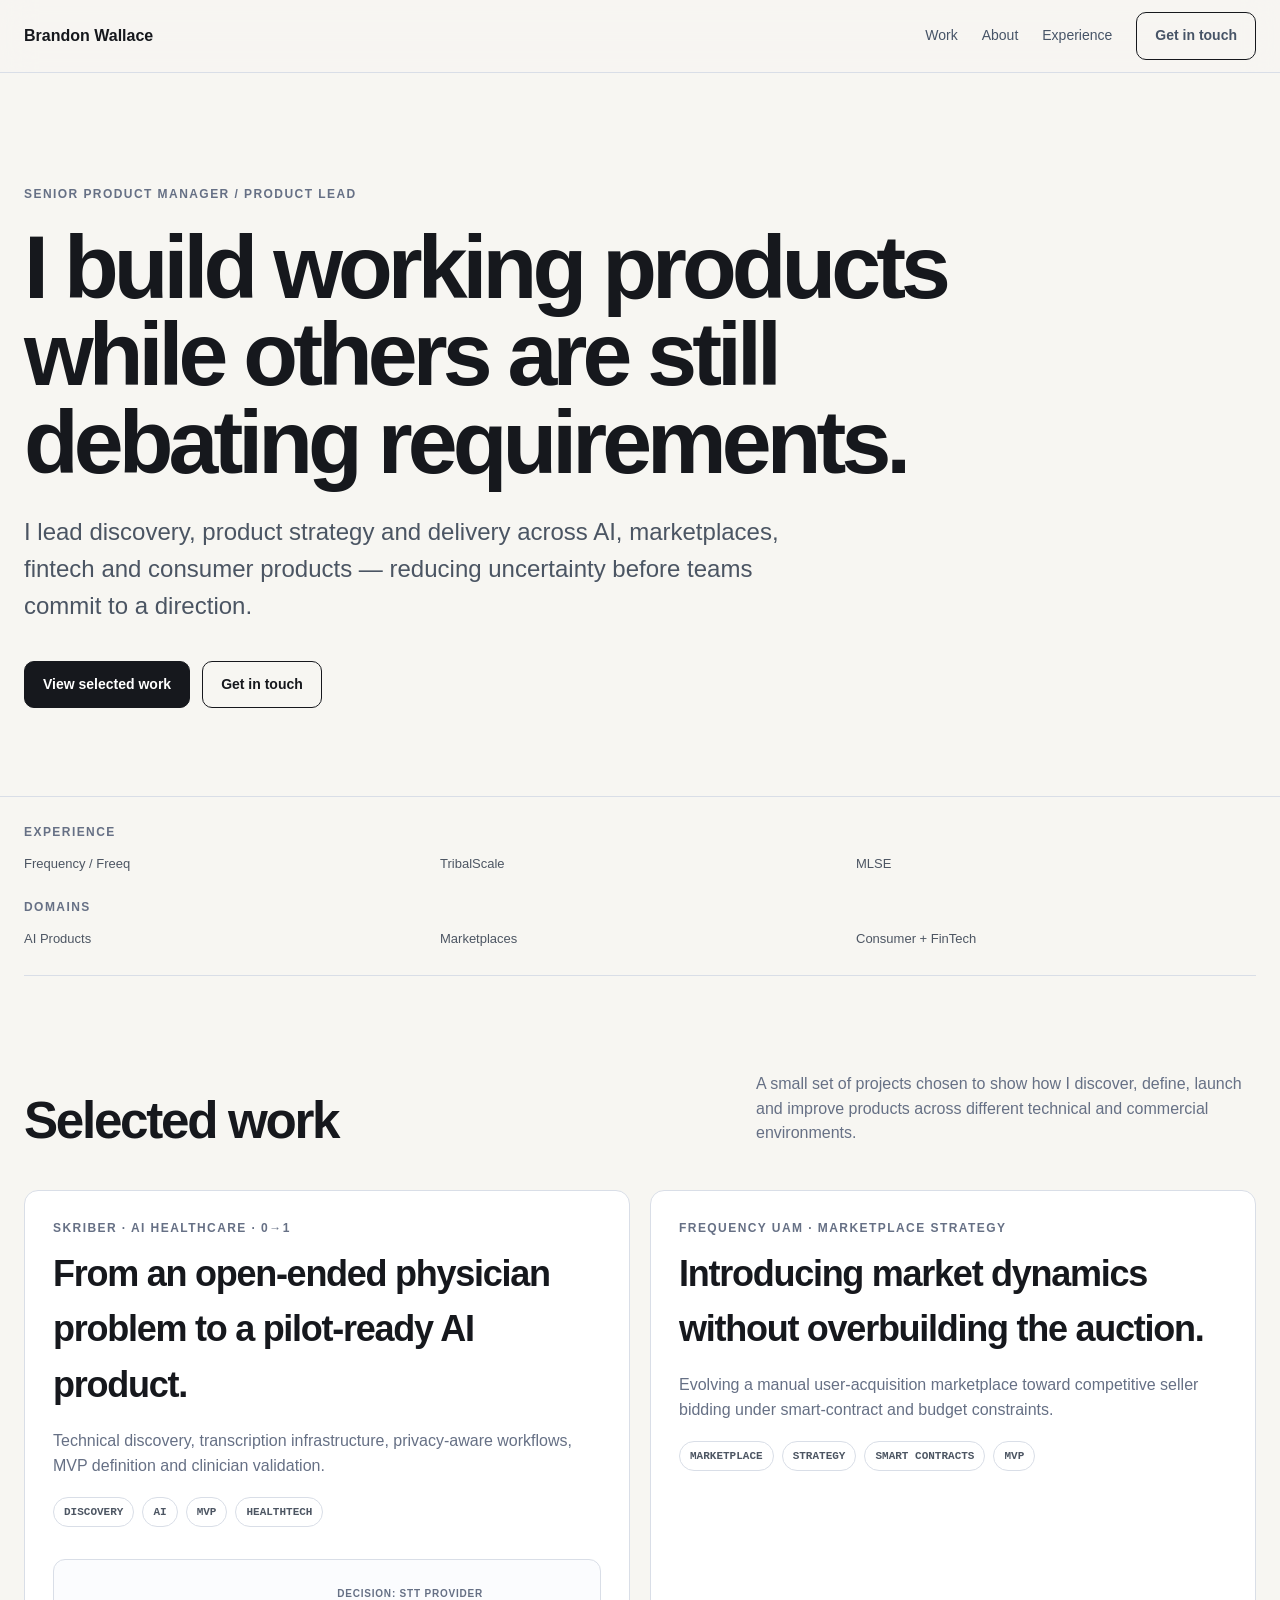
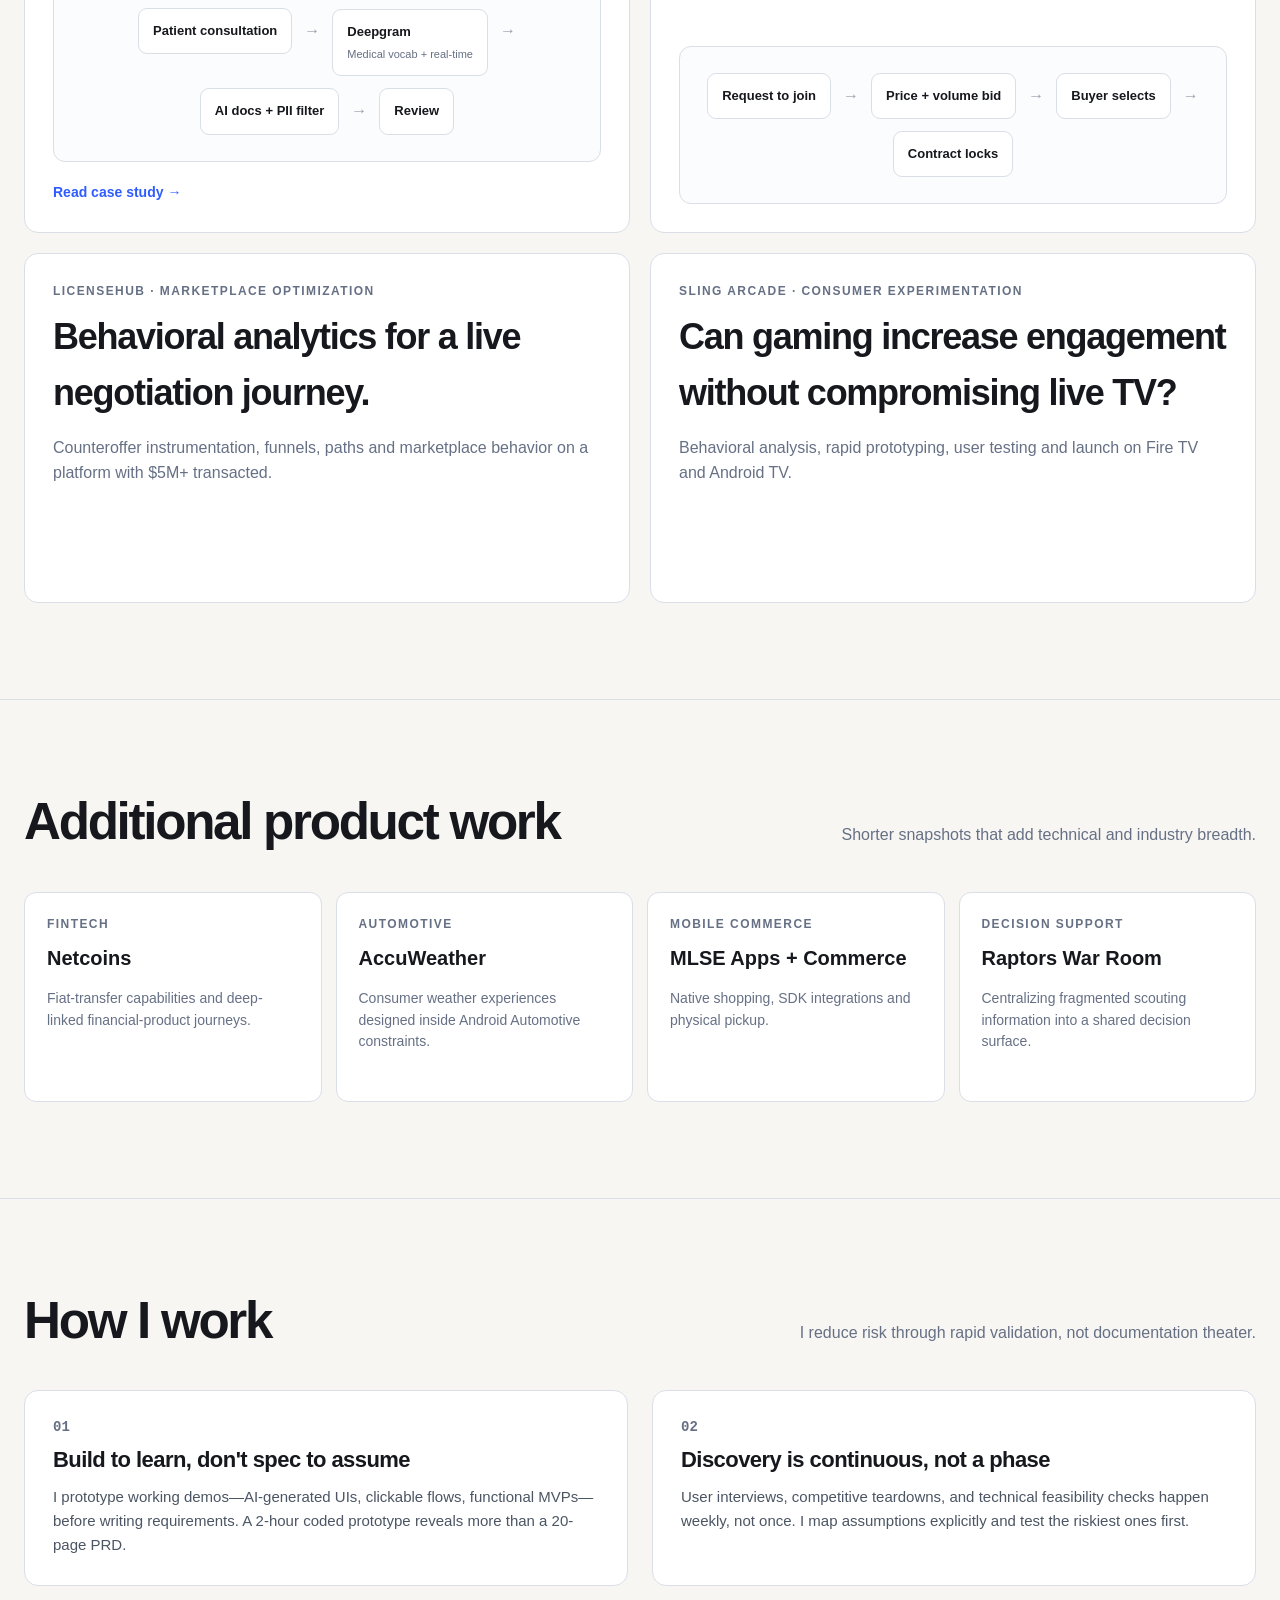
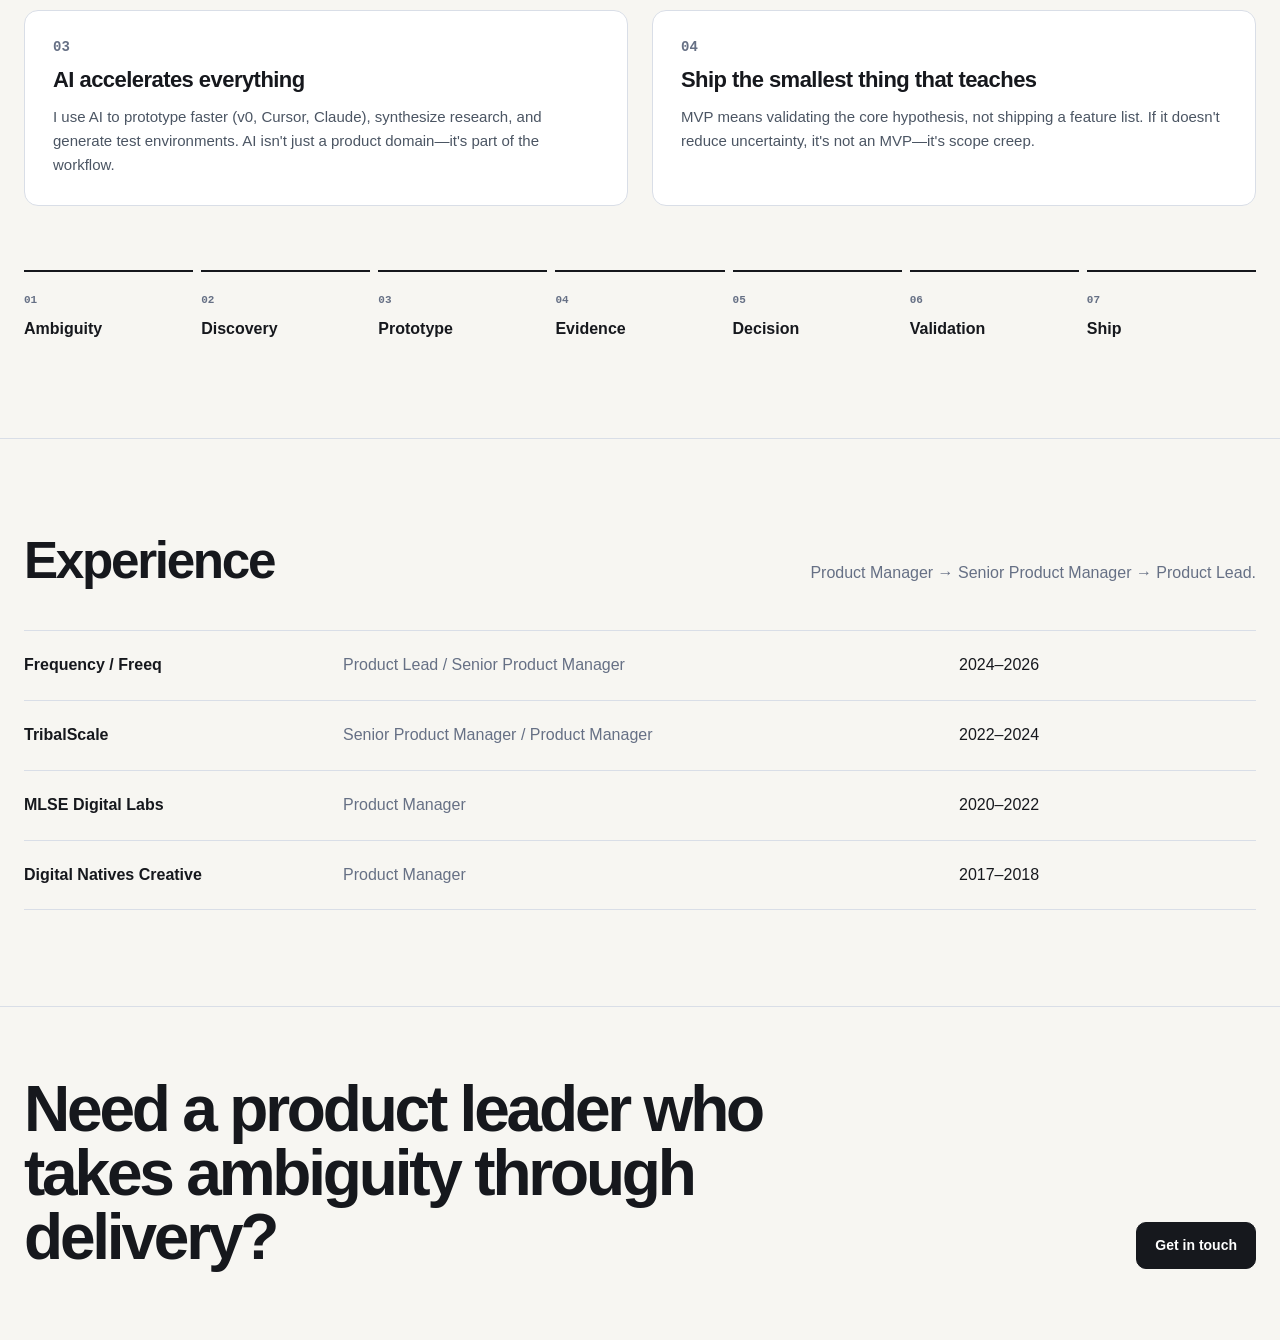
<file: index.html>
<!doctype html><html lang="en"><head><meta charset="utf-8"><meta name="viewport" content="width=device-width,initial-scale=1"><title>Brandon Wallace — Product Leader</title><link rel="stylesheet" href="styles-v3.css"></head><body>
<nav class="nav"><div class="container nav-inner"><a class="brand" href="index-v3.html">Brandon Wallace</a><div class="nav-links"><a href="#work">Work</a><a href="#about">About</a><a href="#experience">Experience</a><a class="button" href="#contact">Get in touch</a></div></div></nav>
<header class="hero"><div class="container"><div class="kicker">Senior Product Manager / Product Lead</div><h1>I build working products while others are still debating requirements.</h1><p class="lede">I lead discovery, product strategy and delivery across AI, marketplaces, fintech and consumer products — reducing uncertainty before teams commit to a direction.</p><div class="actions"><a class="button primary" href="#work">View selected work</a><a class="button" href="mailto:bran.wall14@gmail.com">Get in touch</a></div></div></header>
<div class="container cred-section"><div class="eyebrow">Experience</div><div class="cred"><span>Frequency / Freeq</span><span>TribalScale</span><span>MLSE</span></div><div class="eyebrow" style="margin-top:24px">Domains</div><div class="cred"><span>AI Products</span><span>Marketplaces</span><span>Consumer + FinTech</span></div></div>
<section class="section" id="work"><div class="container"><div class="section-head"><h2>Selected work</h2><p>A small set of projects chosen to show how I discover, define, launch and improve products across different technical and commercial environments.</p></div>
<div class="grid-2">
<article class="project-card"><div><div class="eyebrow">Skriber · AI Healthcare · 0→1</div><h3>From an open-ended physician problem to a pilot-ready AI product.</h3><p>Technical discovery, transcription infrastructure, privacy-aware workflows, MVP definition and clinician validation.</p><div class="tags"><span class="tag">Discovery</span><span class="tag">AI</span><span class="tag">MVP</span><span class="tag">HealthTech</span></div></div><div><div class="visual"><div class="flow"><div class="node">Patient consultation</div><div class="arrow">→</div><div class="node-branch"><div class="branch-label">Decision: STT provider</div><div class="node">Deepgram<br><small>Medical vocab + real-time</small></div></div><div class="arrow">→</div><div class="node">AI docs + PII filter</div><div class="arrow">→</div><div class="node">Review</div></div></div><a class="card-link" href="work/skriber-v2.html">Read case study →</a></div></article>
<article class="project-card"><div><div class="eyebrow">Frequency UAM · Marketplace Strategy</div><h3>Introducing market dynamics without overbuilding the auction.</h3><p>Evolving a manual user-acquisition marketplace toward competitive seller bidding under smart-contract and budget constraints.</p><div class="tags"><span class="tag">Marketplace</span><span class="tag">Strategy</span><span class="tag">Smart Contracts</span><span class="tag">MVP</span></div></div><div><div class="visual"><div class="flow"><div class="node">Request to join</div><div class="arrow">→</div><div class="node">Price + volume bid</div><div class="arrow">→</div><div class="node">Buyer selects</div><div class="arrow">→</div><div class="node">Contract locks</div></div></div></div></article>
</div>
<div class="grid-2" style="margin-top:20px"><article class="project-card small"><div><div class="eyebrow">LicenseHub · Marketplace Optimization</div><h3>Behavioral analytics for a live negotiation journey.</h3><p>Counteroffer instrumentation, funnels, paths and marketplace behavior on a platform with $5M+ transacted.</p></div></article><article class="project-card small"><div><div class="eyebrow">Sling Arcade · Consumer Experimentation</div><h3>Can gaming increase engagement without compromising live TV?</h3><p>Behavioral analysis, rapid prototyping, user testing and launch on Fire TV and Android TV.</p></div></article></div>
</div></section>
<section class="section"><div class="container"><div class="section-head"><h2>Additional product work</h2><p>Shorter snapshots that add technical and industry breadth.</p></div><div class="snapshots"><div class="snapshot"><div class="eyebrow">FinTech</div><h4>Netcoins</h4><p>Fiat-transfer capabilities and deep-linked financial-product journeys.</p></div><div class="snapshot"><div class="eyebrow">Automotive</div><h4>AccuWeather</h4><p>Consumer weather experiences designed inside Android Automotive constraints.</p></div><div class="snapshot"><div class="eyebrow">Mobile Commerce</div><h4>MLSE Apps + Commerce</h4><p>Native shopping, SDK integrations and physical pickup.</p></div><div class="snapshot"><div class="eyebrow">Decision Support</div><h4>Raptors War Room</h4><p>Centralizing fragmented scouting information into a shared decision surface.</p></div></div></div></section>
<section class="section" id="about"><div class="container"><div class="section-head"><h2>How I work</h2><p>I reduce risk through rapid validation, not documentation theater.</p></div>
<div class="principles-grid"><div class="principle"><div class="principle-number">01</div><h3>Build to learn, don't spec to assume</h3><p>I prototype working demos—AI-generated UIs, clickable flows, functional MVPs—before writing requirements. A 2-hour coded prototype reveals more than a 20-page PRD.</p></div><div class="principle"><div class="principle-number">02</div><h3>Discovery is continuous, not a phase</h3><p>User interviews, competitive teardowns, and technical feasibility checks happen weekly, not once. I map assumptions explicitly and test the riskiest ones first.</p></div><div class="principle"><div class="principle-number">03</div><h3>AI accelerates everything</h3><p>I use AI to prototype faster (v0, Cursor, Claude), synthesize research, and generate test environments. AI isn't just a product domain—it's part of the workflow.</p></div><div class="principle"><div class="principle-number">04</div><h3>Ship the smallest thing that teaches</h3><p>MVP means validating the core hypothesis, not shipping a feature list. If it doesn't reduce uncertainty, it's not an MVP—it's scope creep.</p></div></div>
<div class="process"><div class="step"><span>01</span><strong>Ambiguity</strong></div><div class="step"><span>02</span><strong>Discovery</strong></div><div class="step"><span>03</span><strong>Prototype</strong></div><div class="step"><span>04</span><strong>Evidence</strong></div><div class="step"><span>05</span><strong>Decision</strong></div><div class="step"><span>06</span><strong>Validation</strong></div><div class="step"><span>07</span><strong>Ship</strong></div></div></div></section>
<section class="section" id="experience"><div class="container"><div class="section-head"><h2>Experience</h2><p>Product Manager → Senior Product Manager → Product Lead.</p></div><div class="timeline"><div class="role"><strong>Frequency / Freeq</strong><p>Product Lead / Senior Product Manager</p><span>2024–2026</span></div><div class="role"><strong>TribalScale</strong><p>Senior Product Manager / Product Manager</p><span>2022–2024</span></div><div class="role"><strong>MLSE Digital Labs</strong><p>Product Manager</p><span>2020–2022</span></div><div class="role"><strong>Digital Natives Creative</strong><p>Product Manager</p><span>2017–2018</span></div></div></div></section>
<footer class="footer" id="contact"><div class="container footer-cta"><h2>Need a product leader who takes ambiguity through delivery?</h2><a class="button primary" href="mailto:bran.wall14@gmail.com">Get in touch</a></div></footer>
</body></html>
</file>
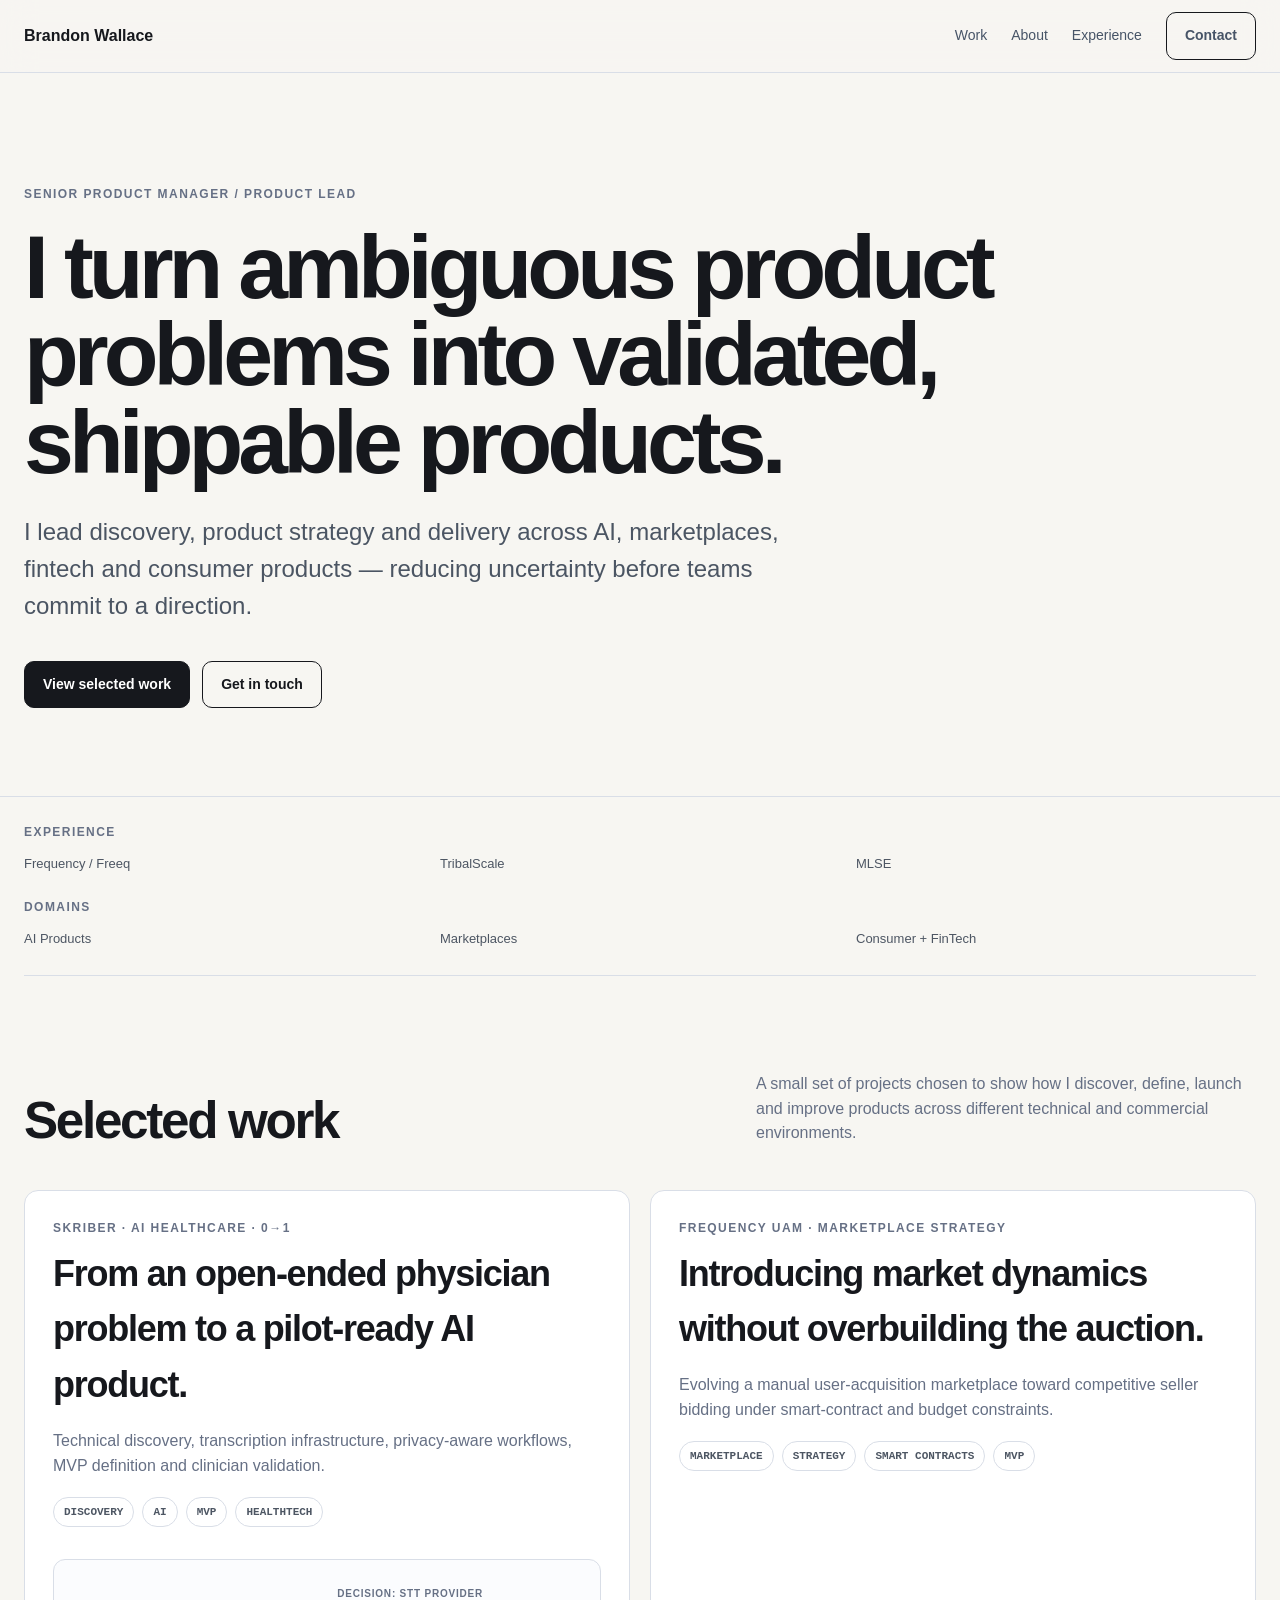
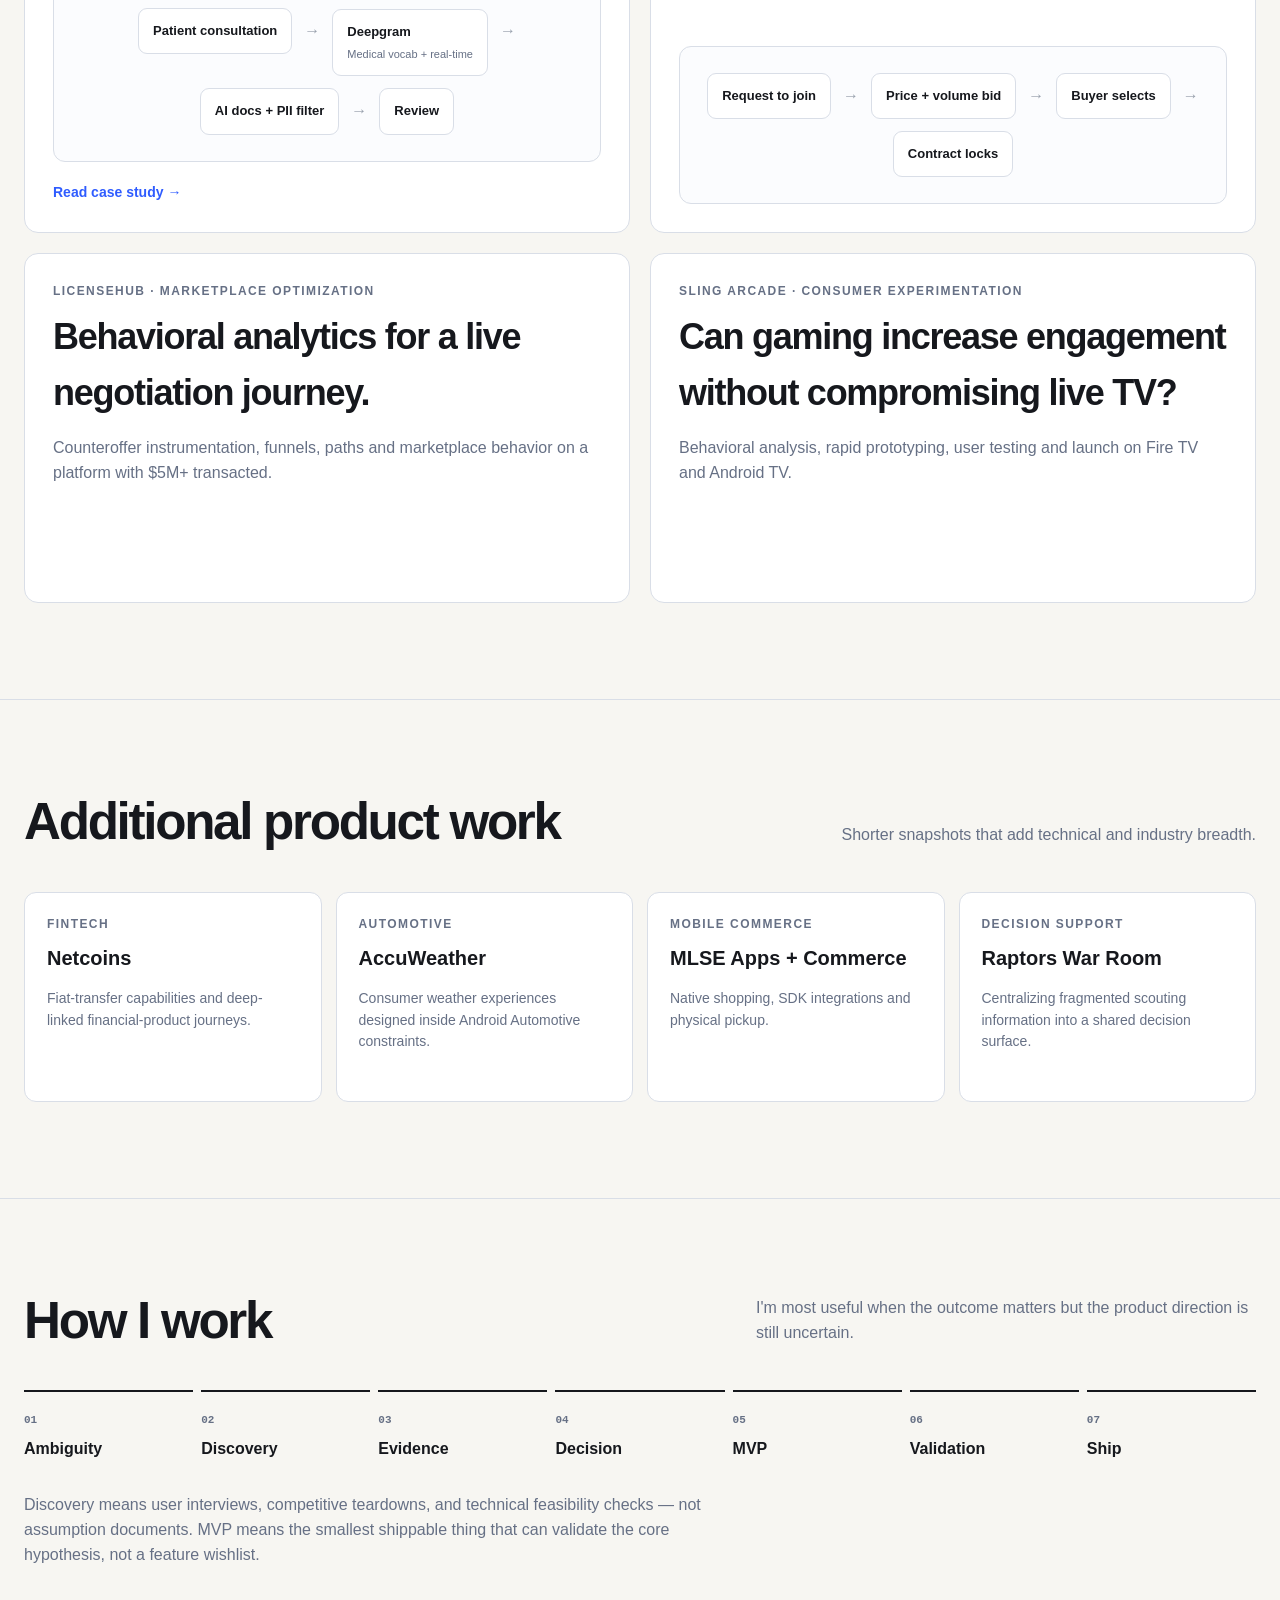
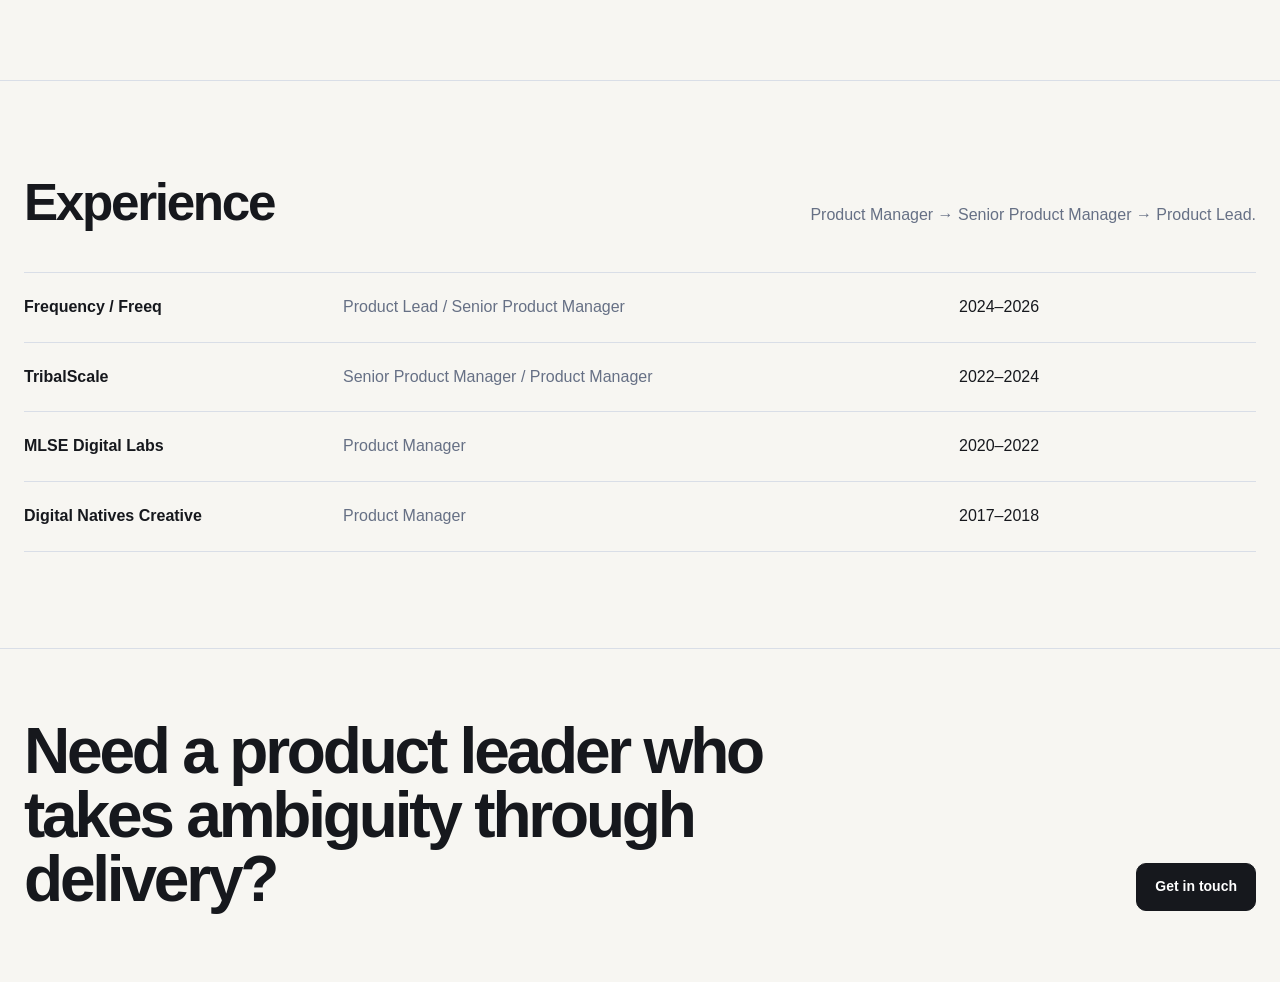
<file: index-v2.html>
<!doctype html><html lang="en"><head><meta charset="utf-8"><meta name="viewport" content="width=device-width,initial-scale=1"><title>Brandon Wallace — Product Leader</title><link rel="stylesheet" href="styles-v2.css"></head><body>
<nav class="nav"><div class="container nav-inner"><a class="brand" href="index-v2.html">Brandon Wallace</a><div class="nav-links"><a href="#work">Work</a><a href="#about">About</a><a href="#experience">Experience</a><a class="button" href="#contact">Contact</a></div></div></nav>
<header class="hero"><div class="container"><div class="kicker">Senior Product Manager / Product Lead</div><h1>I turn ambiguous product problems into validated, shippable products.</h1><p class="lede">I lead discovery, product strategy and delivery across AI, marketplaces, fintech and consumer products — reducing uncertainty before teams commit to a direction.</p><div class="actions"><a class="button primary" href="#work">View selected work</a><a class="button" href="mailto:bran.wall14@gmail.com">Get in touch</a></div></div></header>
<div class="container cred-section"><div class="eyebrow">Experience</div><div class="cred"><span>Frequency / Freeq</span><span>TribalScale</span><span>MLSE</span></div><div class="eyebrow" style="margin-top:24px">Domains</div><div class="cred"><span>AI Products</span><span>Marketplaces</span><span>Consumer + FinTech</span></div></div>
<section class="section" id="work"><div class="container"><div class="section-head"><h2>Selected work</h2><p>A small set of projects chosen to show how I discover, define, launch and improve products across different technical and commercial environments.</p></div>
<div class="grid-2">
<article class="project-card"><div><div class="eyebrow">Skriber · AI Healthcare · 0→1</div><h3>From an open-ended physician problem to a pilot-ready AI product.</h3><p>Technical discovery, transcription infrastructure, privacy-aware workflows, MVP definition and clinician validation.</p><div class="tags"><span class="tag">Discovery</span><span class="tag">AI</span><span class="tag">MVP</span><span class="tag">HealthTech</span></div></div><div><div class="visual"><div class="flow"><div class="node">Patient consultation</div><div class="arrow">→</div><div class="node-branch"><div class="branch-label">Decision: STT provider</div><div class="node">Deepgram<br><small>Medical vocab + real-time</small></div></div><div class="arrow">→</div><div class="node">AI docs + PII filter</div><div class="arrow">→</div><div class="node">Review</div></div></div><a class="card-link" href="work/skriber-v2.html">Read case study →</a></div></article>
<article class="project-card"><div><div class="eyebrow">Frequency UAM · Marketplace Strategy</div><h3>Introducing market dynamics without overbuilding the auction.</h3><p>Evolving a manual user-acquisition marketplace toward competitive seller bidding under smart-contract and budget constraints.</p><div class="tags"><span class="tag">Marketplace</span><span class="tag">Strategy</span><span class="tag">Smart Contracts</span><span class="tag">MVP</span></div></div><div><div class="visual"><div class="flow"><div class="node">Request to join</div><div class="arrow">→</div><div class="node">Price + volume bid</div><div class="arrow">→</div><div class="node">Buyer selects</div><div class="arrow">→</div><div class="node">Contract locks</div></div></div></div></article>
</div>
<div class="grid-2" style="margin-top:20px"><article class="project-card small"><div><div class="eyebrow">LicenseHub · Marketplace Optimization</div><h3>Behavioral analytics for a live negotiation journey.</h3><p>Counteroffer instrumentation, funnels, paths and marketplace behavior on a platform with $5M+ transacted.</p></div></article><article class="project-card small"><div><div class="eyebrow">Sling Arcade · Consumer Experimentation</div><h3>Can gaming increase engagement without compromising live TV?</h3><p>Behavioral analysis, rapid prototyping, user testing and launch on Fire TV and Android TV.</p></div></article></div>
</div></section>
<section class="section"><div class="container"><div class="section-head"><h2>Additional product work</h2><p>Shorter snapshots that add technical and industry breadth.</p></div><div class="snapshots"><div class="snapshot"><div class="eyebrow">FinTech</div><h4>Netcoins</h4><p>Fiat-transfer capabilities and deep-linked financial-product journeys.</p></div><div class="snapshot"><div class="eyebrow">Automotive</div><h4>AccuWeather</h4><p>Consumer weather experiences designed inside Android Automotive constraints.</p></div><div class="snapshot"><div class="eyebrow">Mobile Commerce</div><h4>MLSE Apps + Commerce</h4><p>Native shopping, SDK integrations and physical pickup.</p></div><div class="snapshot"><div class="eyebrow">Decision Support</div><h4>Raptors War Room</h4><p>Centralizing fragmented scouting information into a shared decision surface.</p></div></div></div></section>
<section class="section" id="about"><div class="container"><div class="section-head"><h2>How I work</h2><p>I'm most useful when the outcome matters but the product direction is still uncertain.</p></div><div class="process"><div class="step"><span>01</span><strong>Ambiguity</strong></div><div class="step"><span>02</span><strong>Discovery</strong></div><div class="step"><span>03</span><strong>Evidence</strong></div><div class="step"><span>04</span><strong>Decision</strong></div><div class="step"><span>05</span><strong>MVP</strong></div><div class="step"><span>06</span><strong>Validation</strong></div><div class="step"><span>07</span><strong>Ship</strong></div></div><p style="margin-top:32px;max-width:680px;color:var(--muted)">Discovery means user interviews, competitive teardowns, and technical feasibility checks — not assumption documents. MVP means the smallest shippable thing that can validate the core hypothesis, not a feature wishlist.</p></div></section>
<section class="section" id="experience"><div class="container"><div class="section-head"><h2>Experience</h2><p>Product Manager → Senior Product Manager → Product Lead.</p></div><div class="timeline"><div class="role"><strong>Frequency / Freeq</strong><p>Product Lead / Senior Product Manager</p><span>2024–2026</span></div><div class="role"><strong>TribalScale</strong><p>Senior Product Manager / Product Manager</p><span>2022–2024</span></div><div class="role"><strong>MLSE Digital Labs</strong><p>Product Manager</p><span>2020–2022</span></div><div class="role"><strong>Digital Natives Creative</strong><p>Product Manager</p><span>2017–2018</span></div></div></div></section>
<footer class="footer" id="contact"><div class="container footer-cta"><h2>Need a product leader who takes ambiguity through delivery?</h2><a class="button primary" href="mailto:bran.wall14@gmail.com">Get in touch</a></div></footer>
</body></html>
</file>
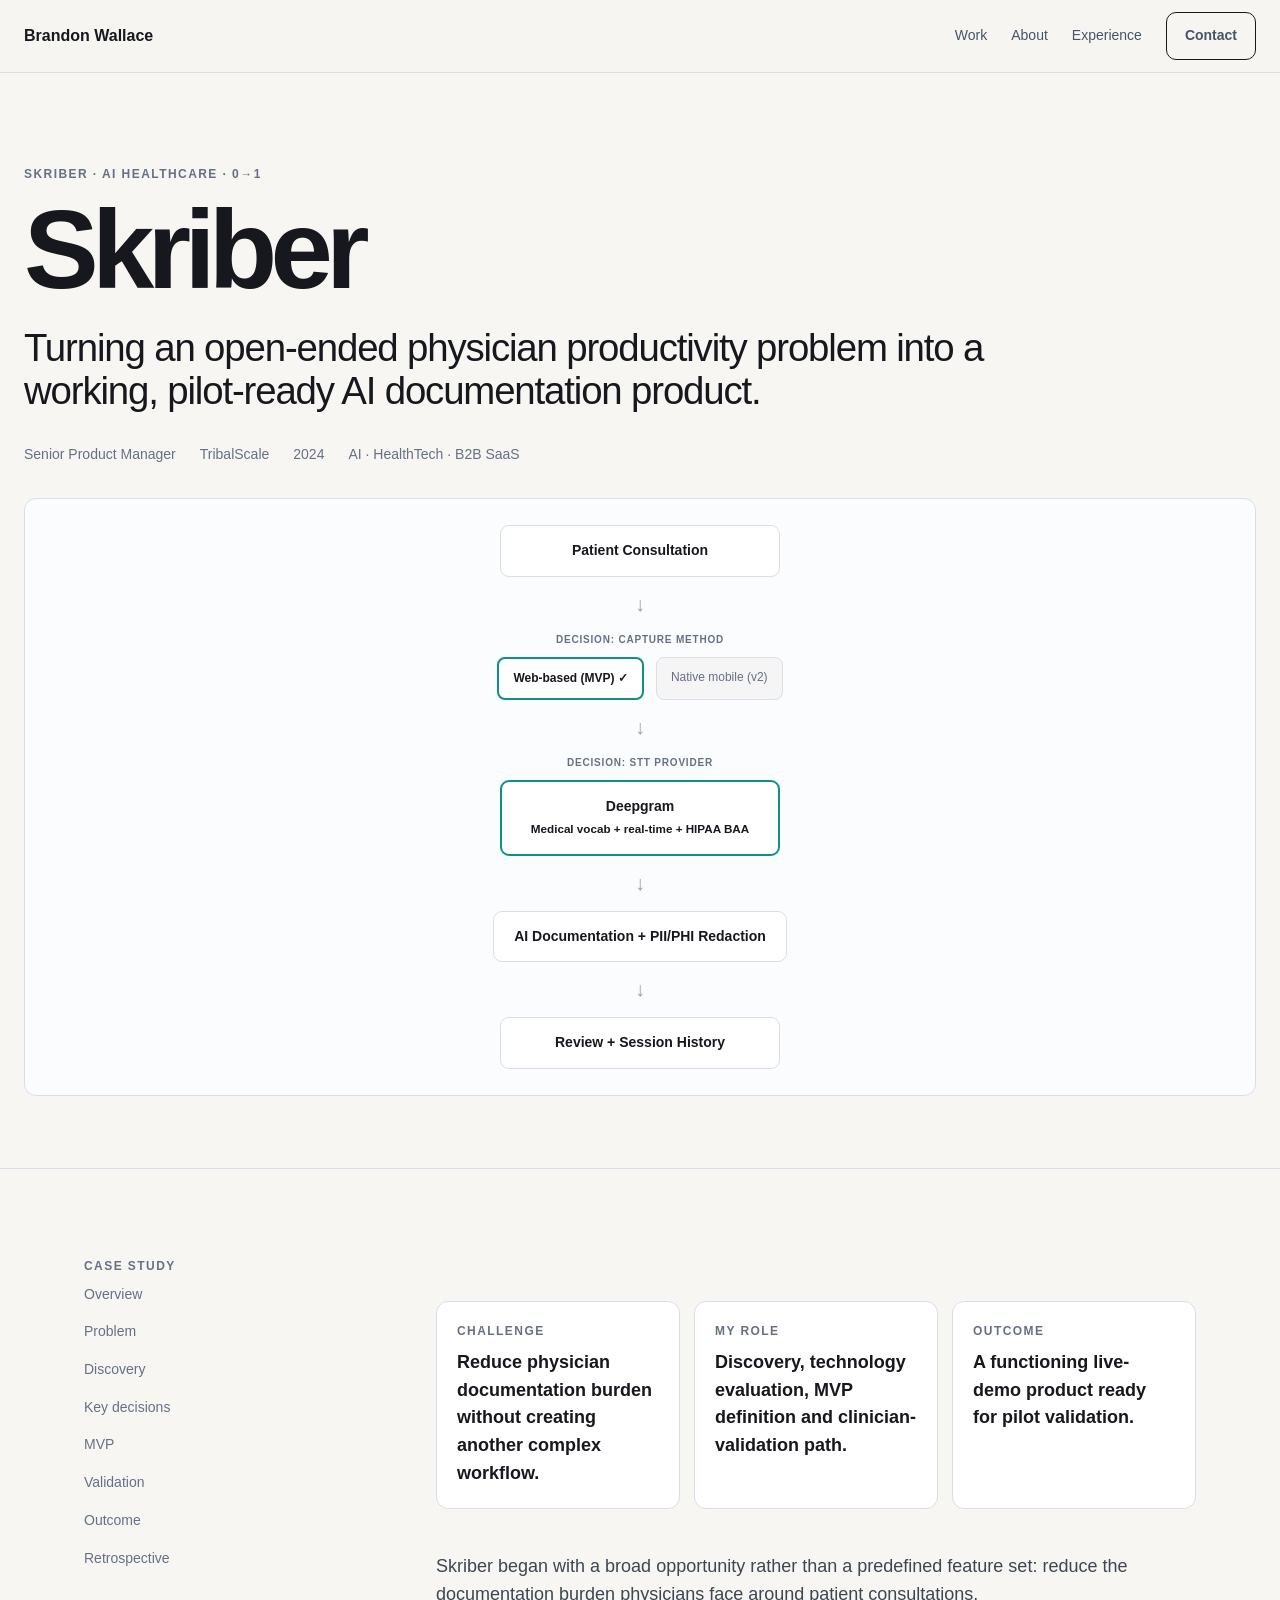
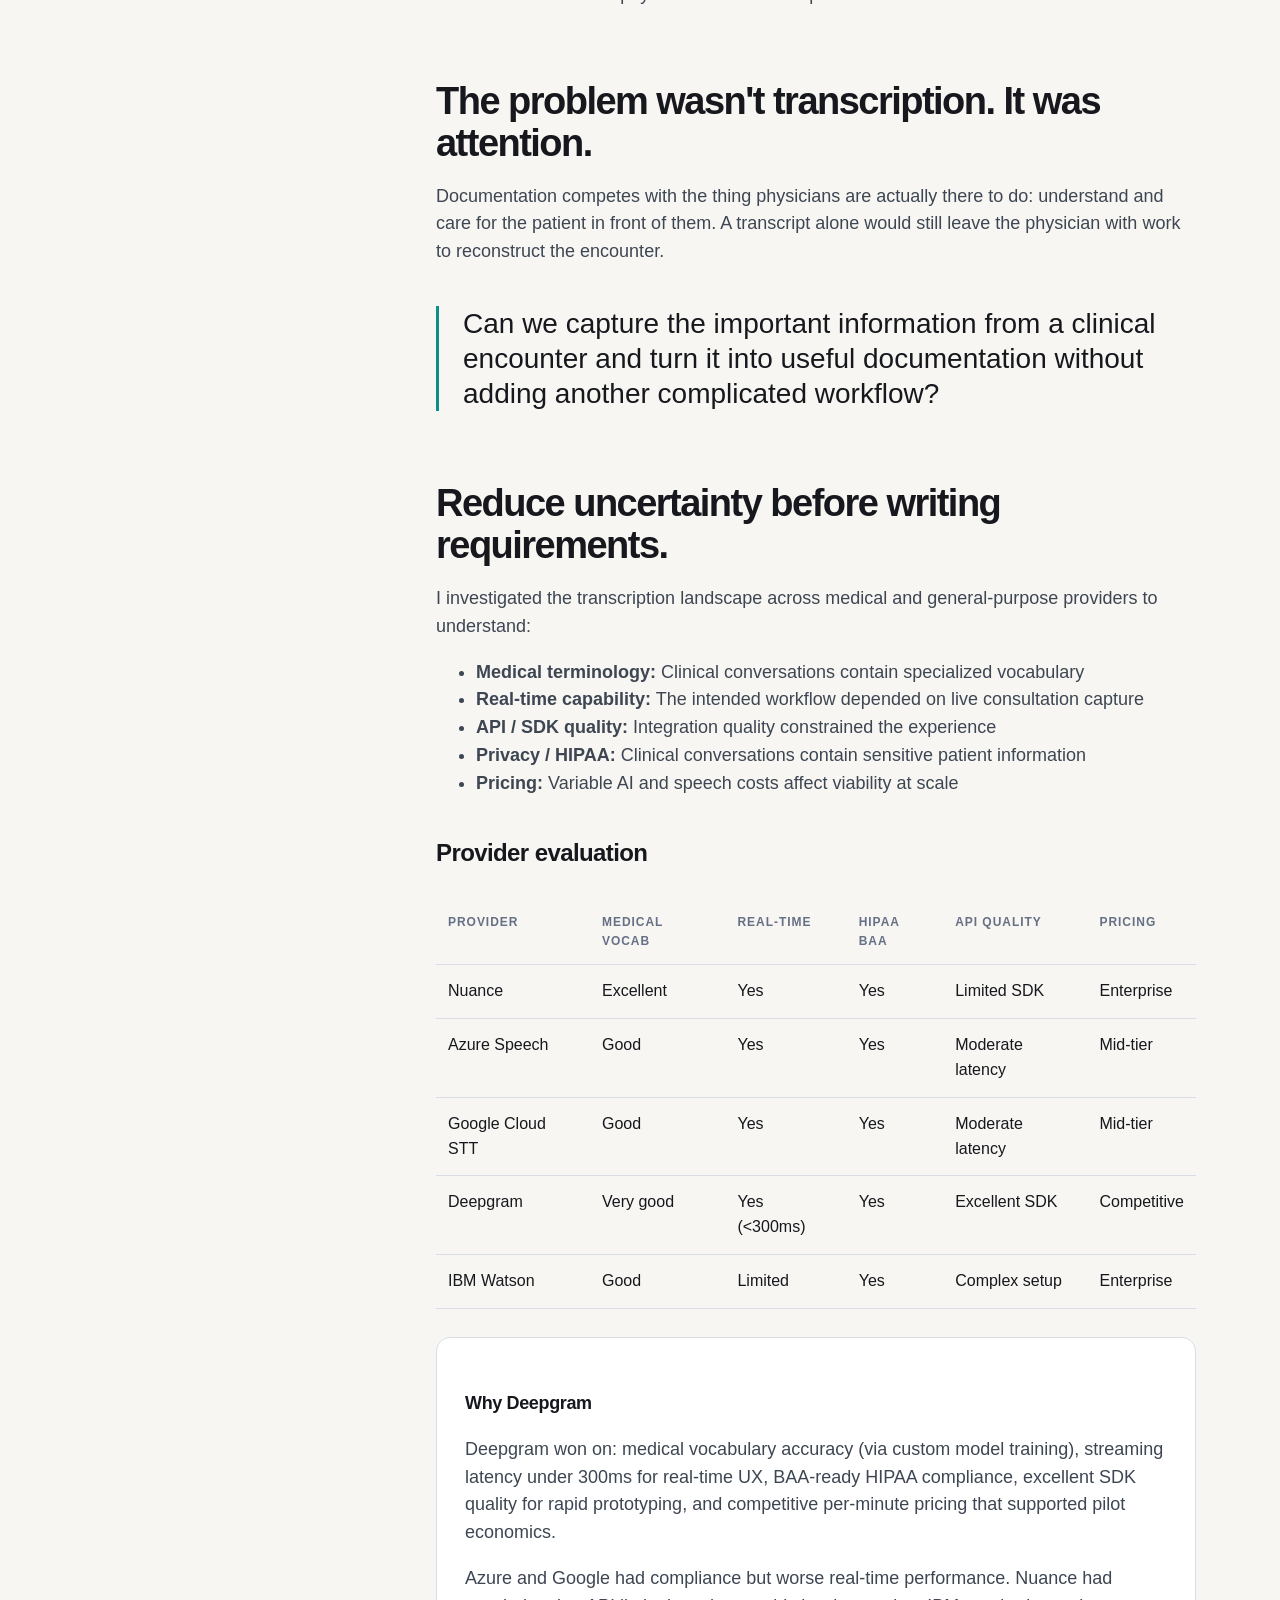
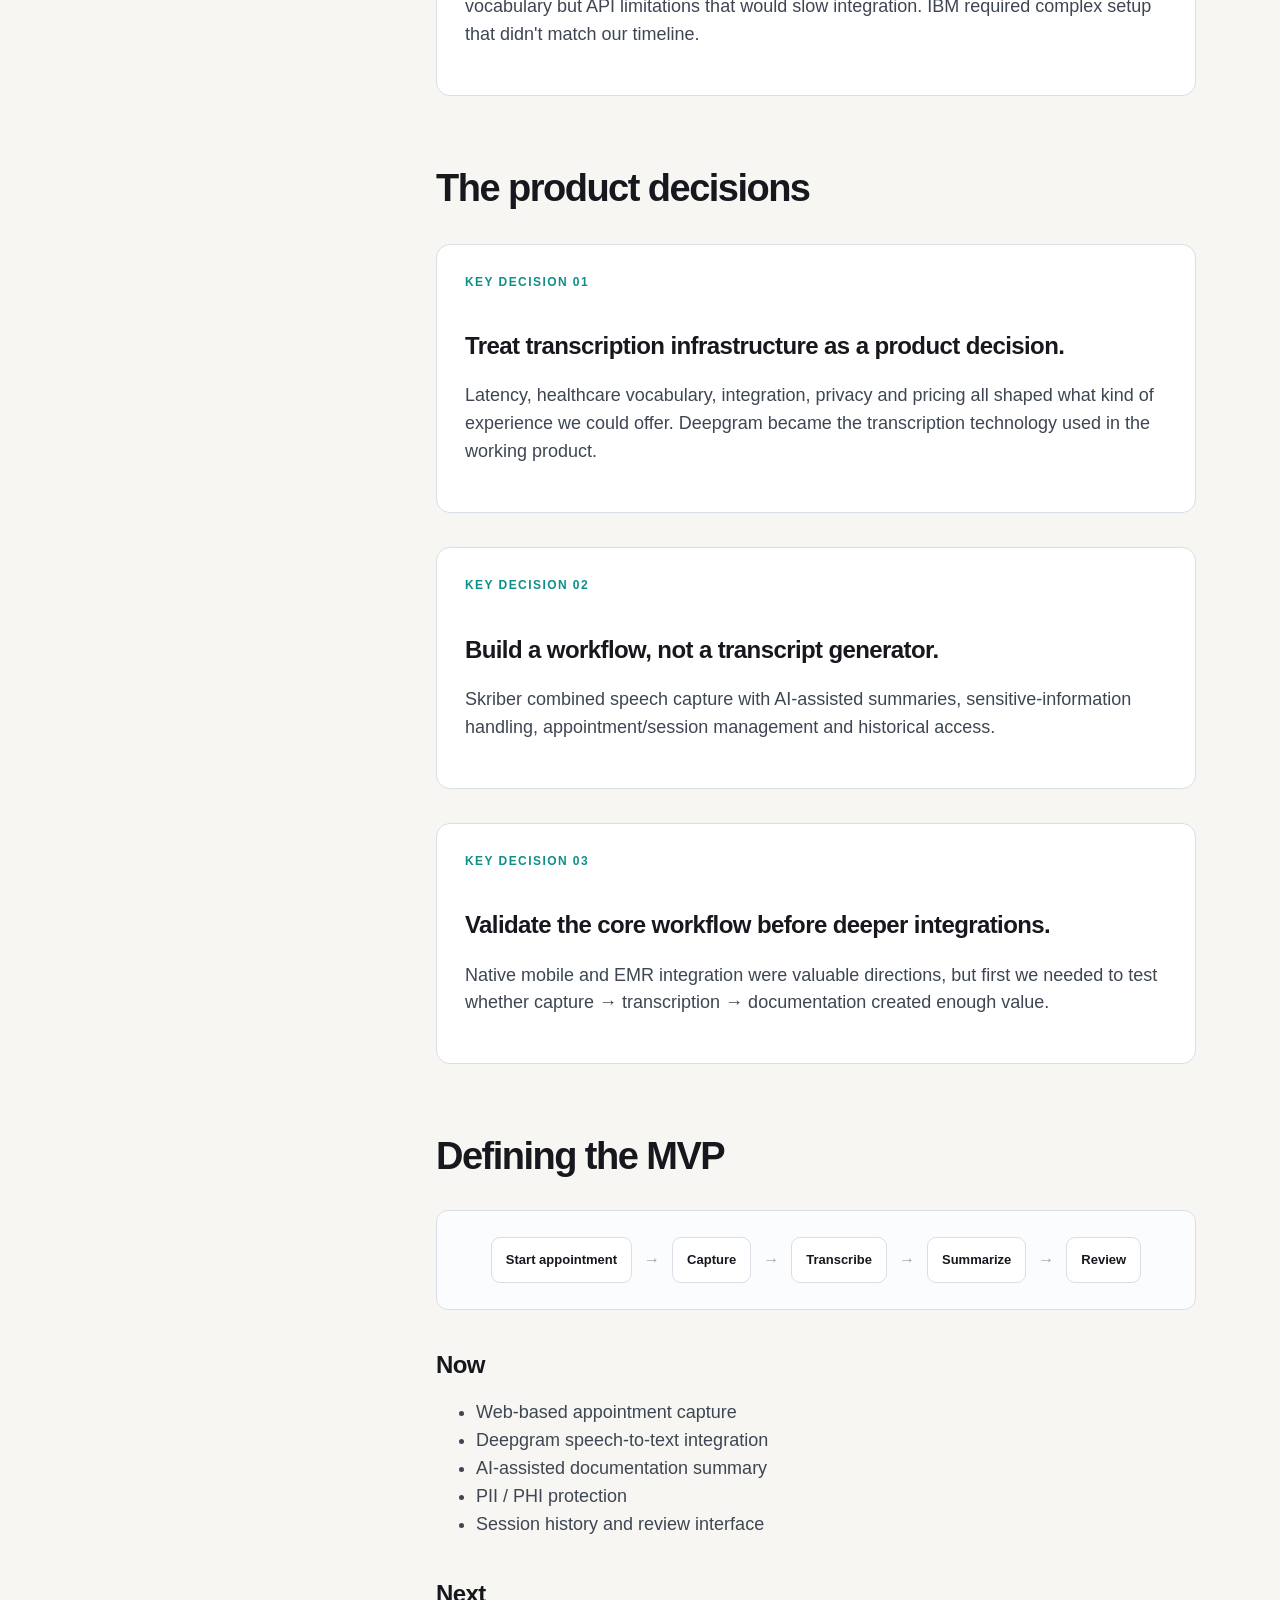
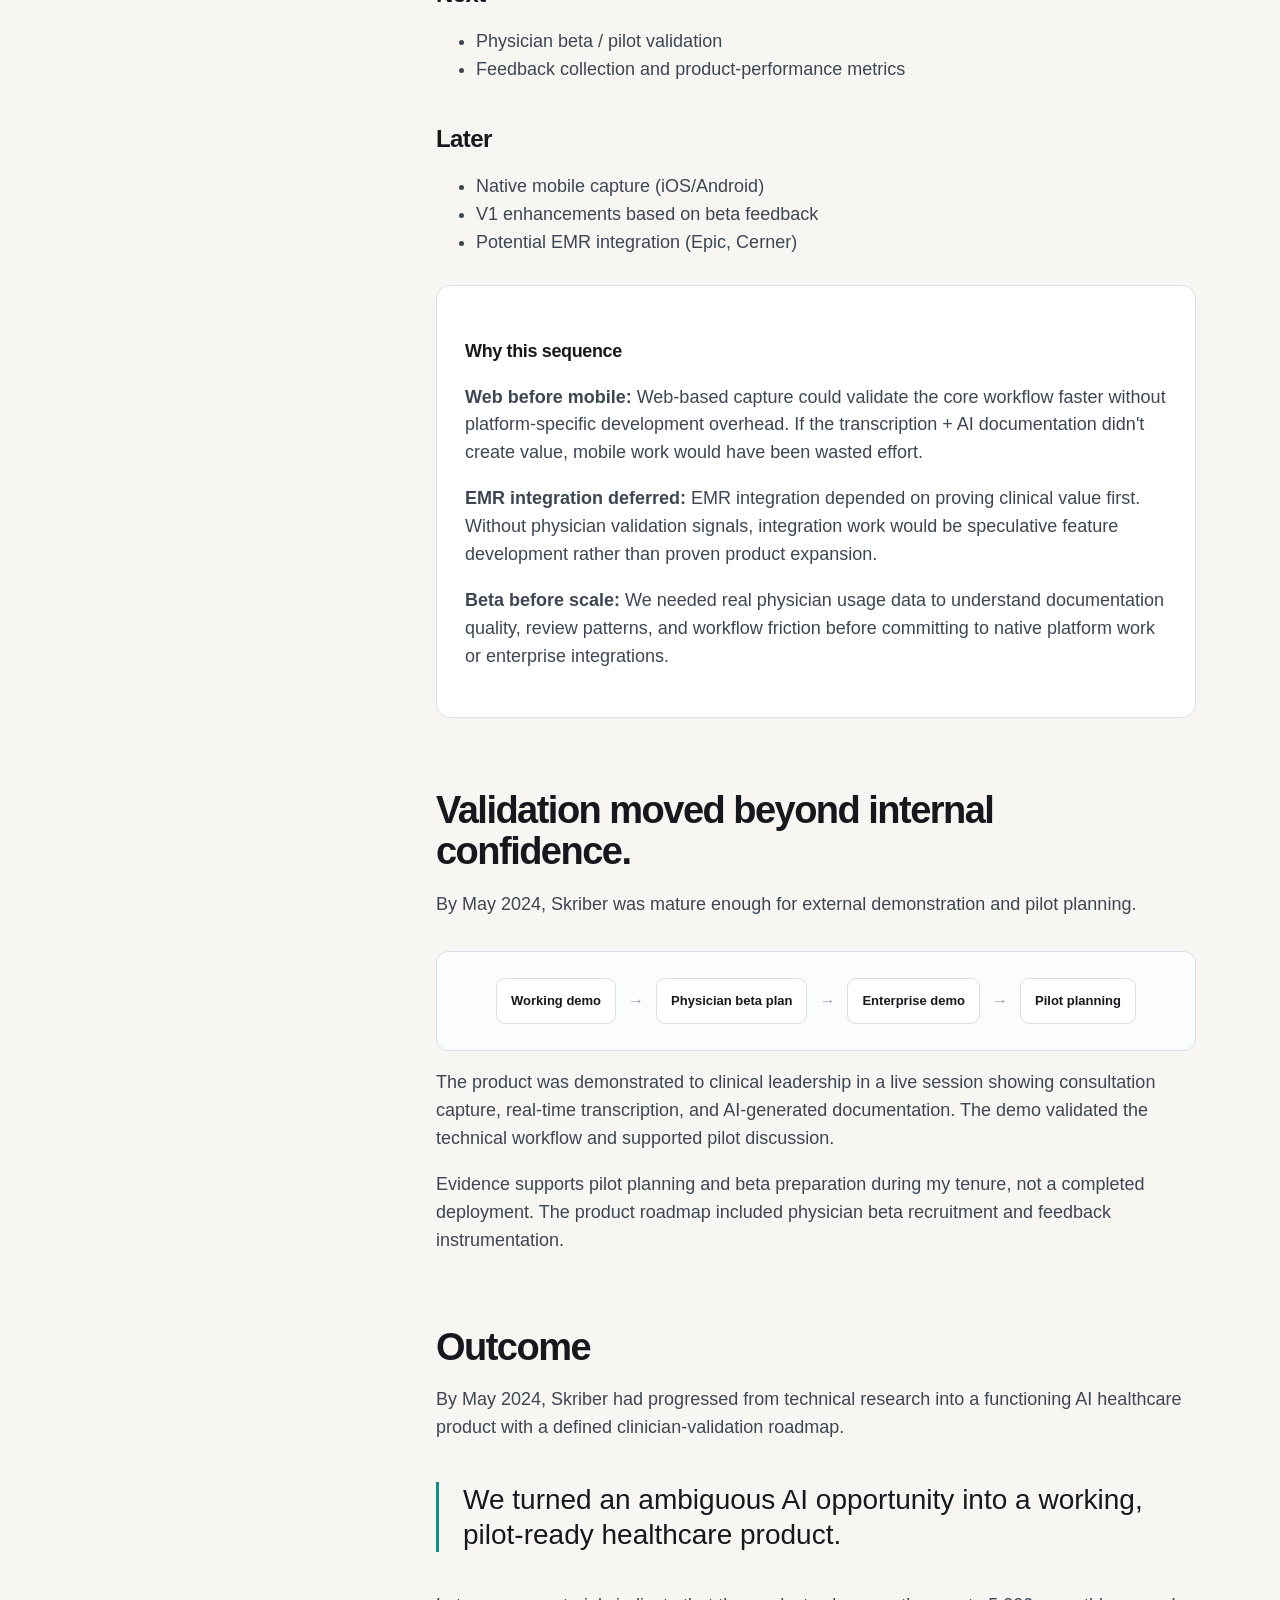
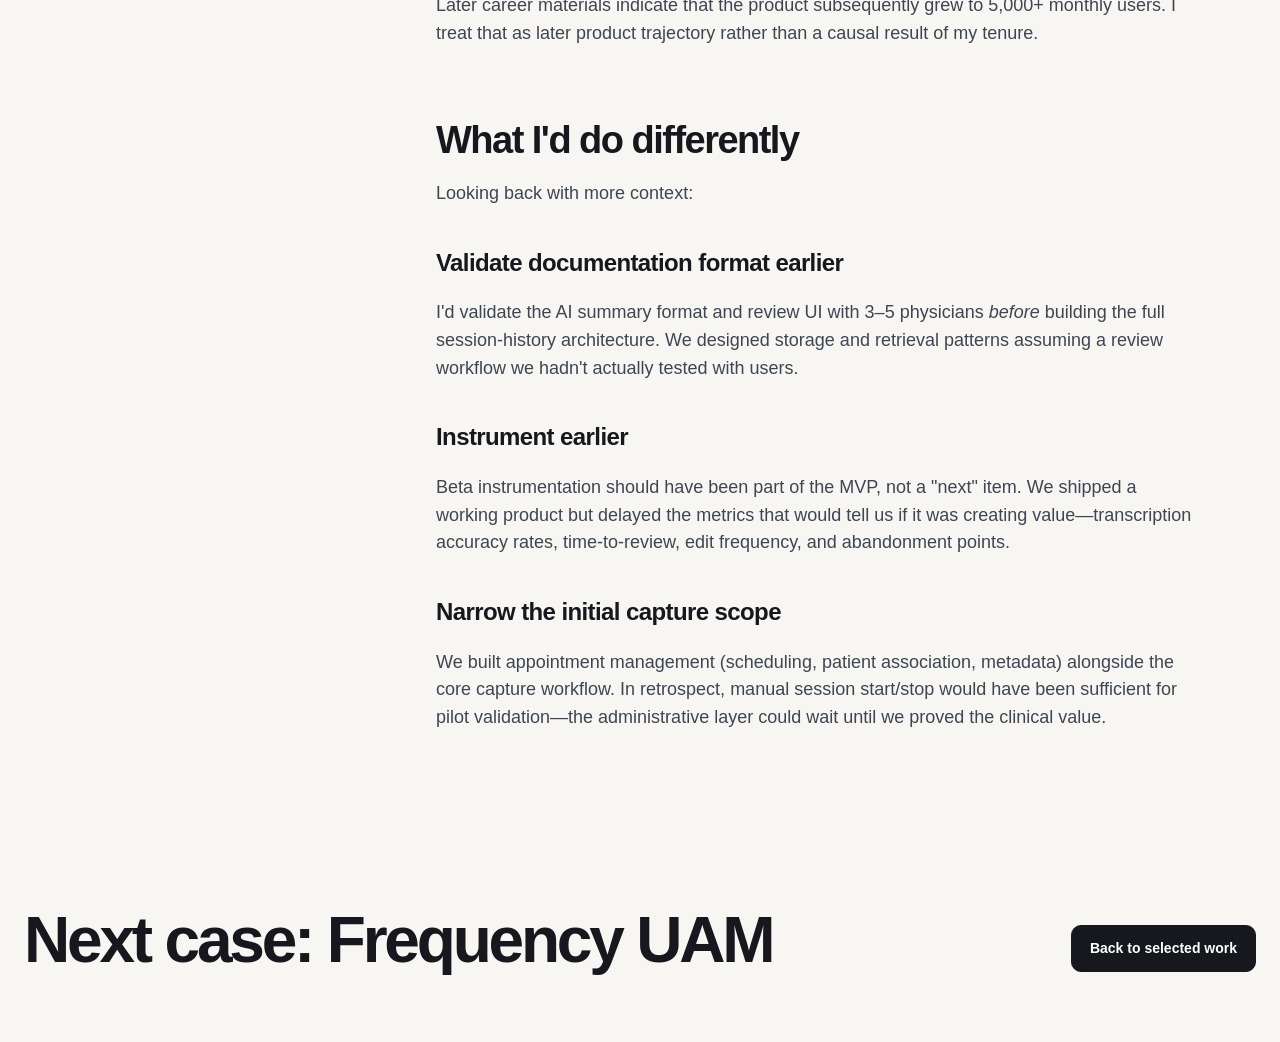
<file: work/skriber-v2.html>
<!doctype html><html lang="en"><head><meta charset="utf-8"><meta name="viewport" content="width=device-width,initial-scale=1"><title>Skriber — Brandon Wallace</title><link rel="stylesheet" href="../styles-v2.css"></head><body class="case">
<nav class="nav"><div class="container nav-inner"><a class="brand" href="../index-v2.html">Brandon Wallace</a><div class="nav-links"><a href="../index-v2.html#work">Work</a><a href="../index-v2.html#about">About</a><a href="../index-v2.html#experience">Experience</a><a class="button" href="../index-v2.html#contact">Contact</a></div></div></nav>
<header class="case-hero"><div class="container"><div class="eyebrow">Skriber · AI Healthcare · 0→1</div><h1>Skriber</h1><div class="case-title">Turning an open-ended physician productivity problem into a working, pilot-ready AI documentation product.</div><div class="case-meta"><span>Senior Product Manager</span><span>TribalScale</span><span>2024</span><span>AI · HealthTech · B2B SaaS</span></div><div class="case-visual"><div class="flow-vertical"><div class="node-wide">Patient Consultation</div><div class="arrow-down">↓</div><div class="decision-point"><div class="decision-label">Decision: Capture method</div><div class="decision-options"><div class="option">Web-based (MVP) ✓</div><div class="option-deferred">Native mobile (v2)</div></div></div><div class="arrow-down">↓</div><div class="decision-point"><div class="decision-label">Decision: STT provider</div><div class="node-highlight">Deepgram<br><small>Medical vocab + real-time + HIPAA BAA</small></div></div><div class="arrow-down">↓</div><div class="node-wide">AI Documentation + PII/PHI Redaction</div><div class="arrow-down">↓</div><div class="node-wide">Review + Session History</div></div></div></div></header>
<div class="container case-shell"><aside class="toc"><div class="eyebrow">Case study</div><a href="#overview">Overview</a><a href="#problem">Problem</a><a href="#discovery">Discovery</a><a href="#decisions">Key decisions</a><a href="#mvp">MVP</a><a href="#validation">Validation</a><a href="#outcome">Outcome</a><a href="#retrospective">Retrospective</a></aside><article>
<section id="overview"><div class="glance"><div><div class="eyebrow">Challenge</div><strong>Reduce physician documentation burden without creating another complex workflow.</strong></div><div><div class="eyebrow">My role</div><strong>Discovery, technology evaluation, MVP definition and clinician-validation path.</strong></div><div><div class="eyebrow">Outcome</div><strong>A functioning live-demo product ready for pilot validation.</strong></div></div><p>Skriber began with a broad opportunity rather than a predefined feature set: reduce the documentation burden physicians face around patient consultations.</p></section>
<section id="problem"><h2>The problem wasn't transcription. It was attention.</h2><p>Documentation competes with the thing physicians are actually there to do: understand and care for the patient in front of them. A transcript alone would still leave the physician with work to reconstruct the encounter.</p><blockquote>Can we capture the important information from a clinical encounter and turn it into useful documentation without adding another complicated workflow?</blockquote></section>
<section id="discovery"><h2>Reduce uncertainty before writing requirements.</h2><p>I investigated the transcription landscape across medical and general-purpose providers to understand:</p><ul><li><strong>Medical terminology:</strong> Clinical conversations contain specialized vocabulary</li><li><strong>Real-time capability:</strong> The intended workflow depended on live consultation capture</li><li><strong>API / SDK quality:</strong> Integration quality constrained the experience</li><li><strong>Privacy / HIPAA:</strong> Clinical conversations contain sensitive patient information</li><li><strong>Pricing:</strong> Variable AI and speech costs affect viability at scale</li></ul><h3>Provider evaluation</h3><table class="constraint"><tr><th>Provider</th><th>Medical vocab</th><th>Real-time</th><th>HIPAA BAA</th><th>API quality</th><th>Pricing</th></tr><tr><td>Nuance</td><td>Excellent</td><td>Yes</td><td>Yes</td><td>Limited SDK</td><td>Enterprise</td></tr><tr><td>Azure Speech</td><td>Good</td><td>Yes</td><td>Yes</td><td>Moderate latency</td><td>Mid-tier</td></tr><tr><td>Google Cloud STT</td><td>Good</td><td>Yes</td><td>Yes</td><td>Moderate latency</td><td>Mid-tier</td></tr><tr><td>Deepgram</td><td>Very good</td><td>Yes (&lt;300ms)</td><td>Yes</td><td>Excellent SDK</td><td>Competitive</td></tr><tr><td>IBM Watson</td><td>Good</td><td>Limited</td><td>Yes</td><td>Complex setup</td><td>Enterprise</td></tr></table><div class="decision" style="margin-top:24px"><h4>Why Deepgram</h4><p>Deepgram won on: medical vocabulary accuracy (via custom model training), streaming latency under 300ms for real-time UX, BAA-ready HIPAA compliance, excellent SDK quality for rapid prototyping, and competitive per-minute pricing that supported pilot economics.</p><p>Azure and Google had compliance but worse real-time performance. Nuance had vocabulary but API limitations that would slow integration. IBM required complex setup that didn't match our timeline.</p></div></section>
<section id="decisions"><h2>The product decisions</h2><div class="decision"><div class="eyebrow">Key decision 01</div><h3>Treat transcription infrastructure as a product decision.</h3><p>Latency, healthcare vocabulary, integration, privacy and pricing all shaped what kind of experience we could offer. Deepgram became the transcription technology used in the working product.</p></div><div class="decision"><div class="eyebrow">Key decision 02</div><h3>Build a workflow, not a transcript generator.</h3><p>Skriber combined speech capture with AI-assisted summaries, sensitive-information handling, appointment/session management and historical access.</p></div><div class="decision"><div class="eyebrow">Key decision 03</div><h3>Validate the core workflow before deeper integrations.</h3><p>Native mobile and EMR integration were valuable directions, but first we needed to test whether capture → transcription → documentation created enough value.</p></div></section>
<section id="mvp"><h2>Defining the MVP</h2><div class="case-visual"><div class="flow"><div class="node">Start appointment</div><div class="arrow">→</div><div class="node">Capture</div><div class="arrow">→</div><div class="node">Transcribe</div><div class="arrow">→</div><div class="node">Summarize</div><div class="arrow">→</div><div class="node">Review</div></div></div><h3>Now</h3><ul><li>Web-based appointment capture</li><li>Deepgram speech-to-text integration</li><li>AI-assisted documentation summary</li><li>PII / PHI protection</li><li>Session history and review interface</li></ul><h3>Next</h3><ul><li>Physician beta / pilot validation</li><li>Feedback collection and product-performance metrics</li></ul><h3>Later</h3><ul><li>Native mobile capture (iOS/Android)</li><li>V1 enhancements based on beta feedback</li><li>Potential EMR integration (Epic, Cerner)</li></ul><div class="decision" style="margin-top:28px"><h4>Why this sequence</h4><p><strong>Web before mobile:</strong> Web-based capture could validate the core workflow faster without platform-specific development overhead. If the transcription + AI documentation didn't create value, mobile work would have been wasted effort.</p><p><strong>EMR integration deferred:</strong> EMR integration depended on proving clinical value first. Without physician validation signals, integration work would be speculative feature development rather than proven product expansion.</p><p><strong>Beta before scale:</strong> We needed real physician usage data to understand documentation quality, review patterns, and workflow friction before committing to native platform work or enterprise integrations.</p></div></section>
<section id="validation"><h2>Validation moved beyond internal confidence.</h2><p>By May 2024, Skriber was mature enough for external demonstration and pilot planning.</p><div class="case-visual"><div class="flow"><div class="node">Working demo</div><div class="arrow">→</div><div class="node">Physician beta plan</div><div class="arrow">→</div><div class="node">Enterprise demo</div><div class="arrow">→</div><div class="node">Pilot planning</div></div></div><p>The product was demonstrated to clinical leadership in a live session showing consultation capture, real-time transcription, and AI-generated documentation. The demo validated the technical workflow and supported pilot discussion.</p><p>Evidence supports pilot planning and beta preparation during my tenure, not a completed deployment. The product roadmap included physician beta recruitment and feedback instrumentation.</p></section>
<section id="outcome"><h2>Outcome</h2><p>By May 2024, Skriber had progressed from technical research into a functioning AI healthcare product with a defined clinician-validation roadmap.</p><blockquote>We turned an ambiguous AI opportunity into a working, pilot-ready healthcare product.</blockquote><p>Later career materials indicate that the product subsequently grew to 5,000+ monthly users. I treat that as later product trajectory rather than a causal result of my tenure.</p></section>
<section id="retrospective"><h2>What I'd do differently</h2><p>Looking back with more context:</p><h3>Validate documentation format earlier</h3><p>I'd validate the AI summary format and review UI with 3–5 physicians <em>before</em> building the full session-history architecture. We designed storage and retrieval patterns assuming a review workflow we hadn't actually tested with users.</p><h3>Instrument earlier</h3><p>Beta instrumentation should have been part of the MVP, not a "next" item. We shipped a working product but delayed the metrics that would tell us if it was creating value—transcription accuracy rates, time-to-review, edit frequency, and abandonment points.</p><h3>Narrow the initial capture scope</h3><p>We built appointment management (scheduling, patient association, metadata) alongside the core capture workflow. In retrospect, manual session start/stop would have been sufficient for pilot validation—the administrative layer could wait until we proved the clinical value.</p></section>
</article></div>
<footer class="footer"><div class="container footer-cta"><h2>Next case: Frequency UAM</h2><a class="button primary" href="../index-v2.html#work">Back to selected work</a></div></footer>
</body></html>
</file>
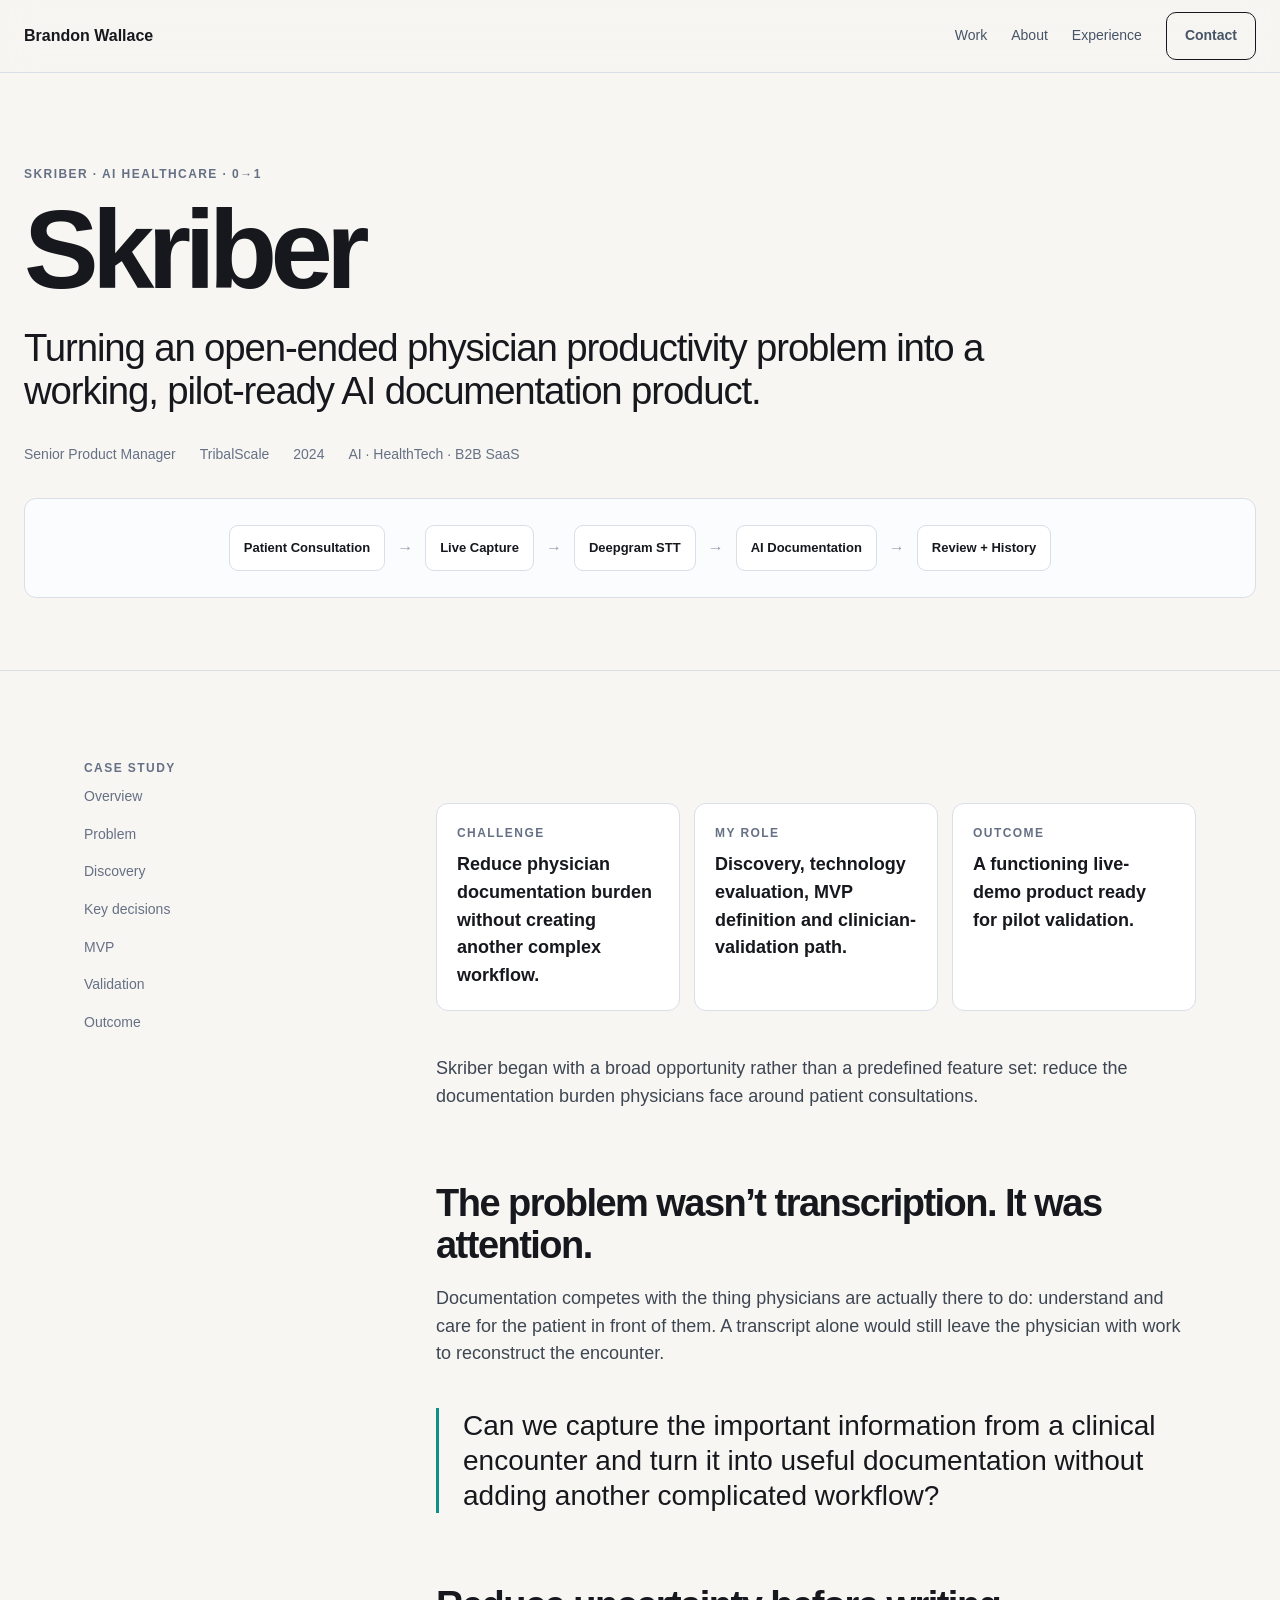
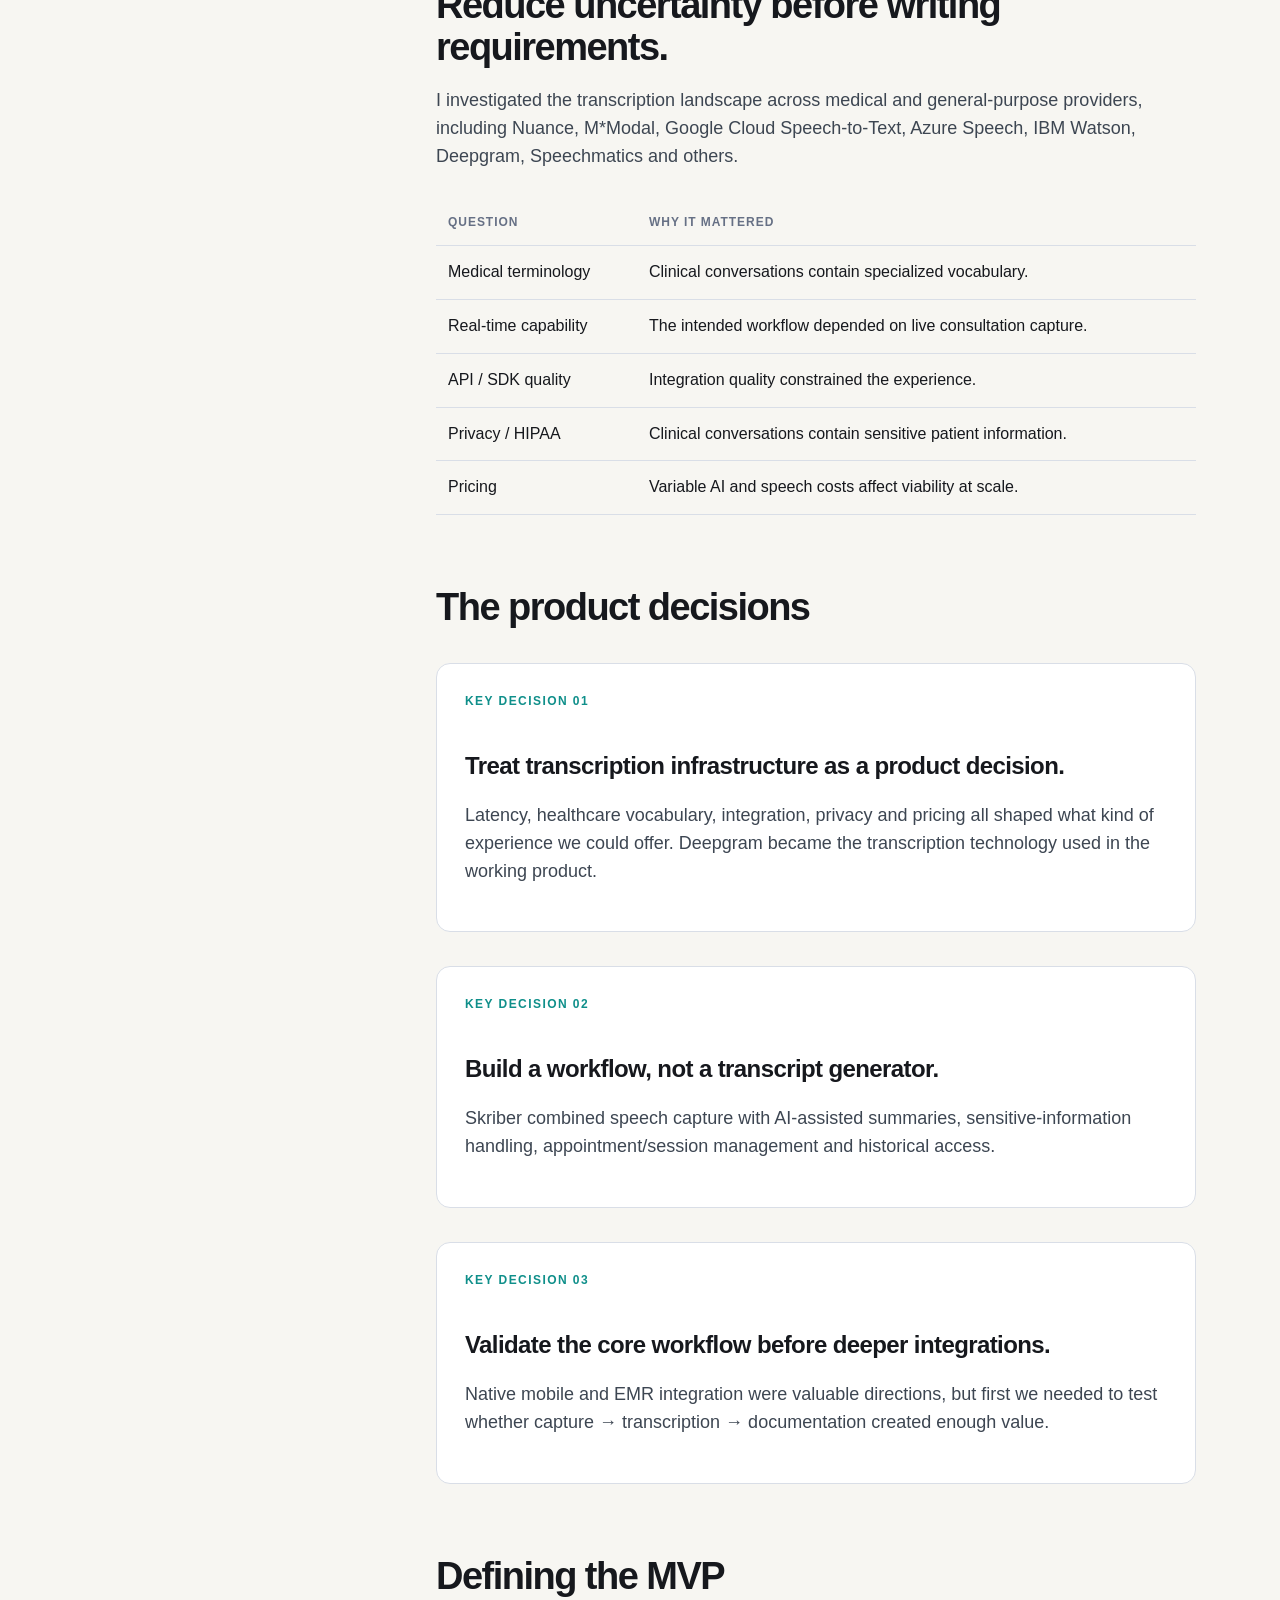
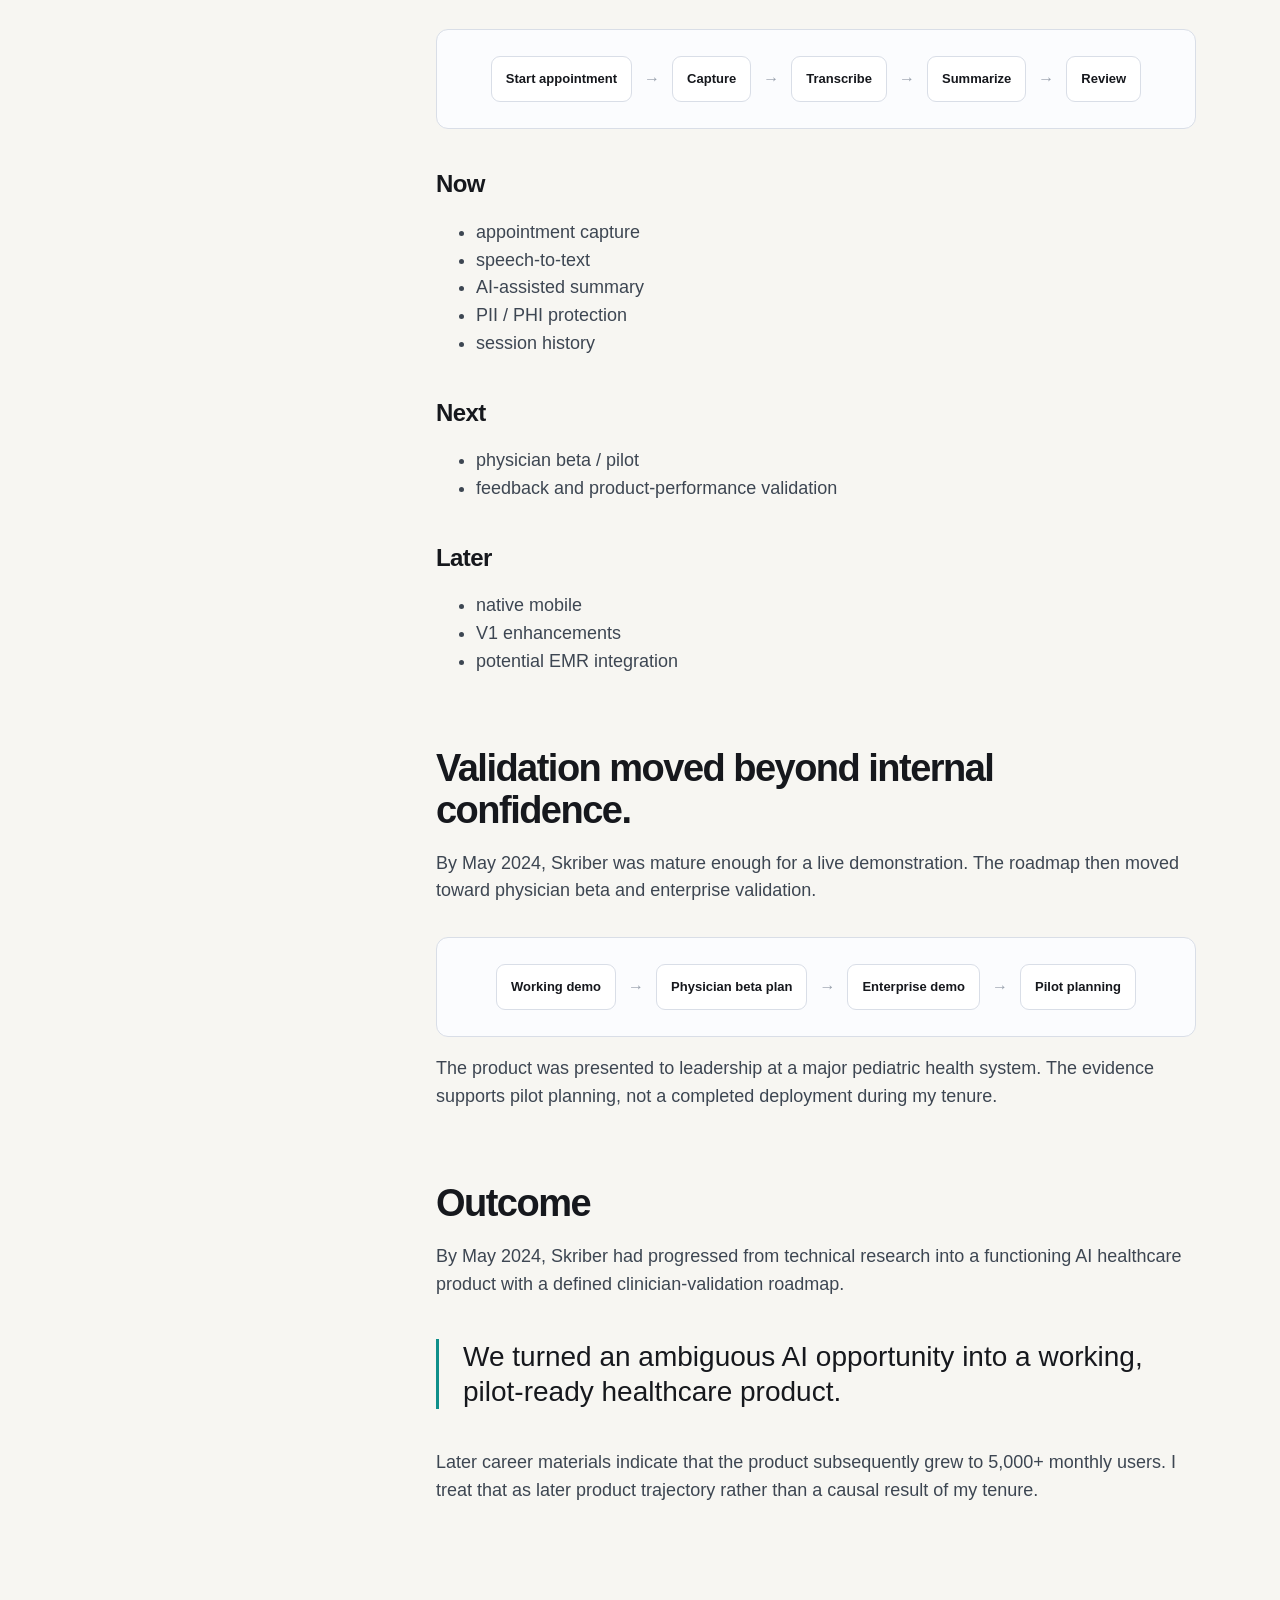
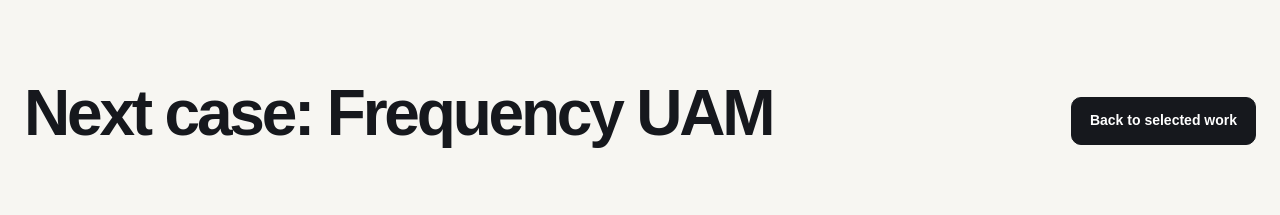
<file: work/skriber.html>
<!doctype html><html lang="en"><head><meta charset="utf-8"><meta name="viewport" content="width=device-width,initial-scale=1"><title>Skriber — Brandon Wallace</title><link rel="stylesheet" href="../styles.css"></head><body class="case">
<nav class="nav"><div class="container nav-inner"><a class="brand" href="../index.html">Brandon Wallace</a><div class="nav-links"><a href="../index.html#work">Work</a><a href="../index.html#about">About</a><a href="../index.html#experience">Experience</a><a class="button" href="../index.html#contact">Contact</a></div></div></nav>
<header class="case-hero"><div class="container"><div class="eyebrow">Skriber · AI Healthcare · 0→1</div><h1>Skriber</h1><div class="case-title">Turning an open-ended physician productivity problem into a working, pilot-ready AI documentation product.</div><div class="case-meta"><span>Senior Product Manager</span><span>TribalScale</span><span>2024</span><span>AI · HealthTech · B2B SaaS</span></div><div class="case-visual"><div class="flow"><div class="node">Patient Consultation</div><div class="arrow">→</div><div class="node">Live Capture</div><div class="arrow">→</div><div class="node">Deepgram STT</div><div class="arrow">→</div><div class="node">AI Documentation</div><div class="arrow">→</div><div class="node">Review + History</div></div></div></div></header>
<div class="container case-shell"><aside class="toc"><div class="eyebrow">Case study</div><a href="#overview">Overview</a><a href="#problem">Problem</a><a href="#discovery">Discovery</a><a href="#decisions">Key decisions</a><a href="#mvp">MVP</a><a href="#validation">Validation</a><a href="#outcome">Outcome</a></aside><article>
<section id="overview"><div class="glance"><div><div class="eyebrow">Challenge</div><strong>Reduce physician documentation burden without creating another complex workflow.</strong></div><div><div class="eyebrow">My role</div><strong>Discovery, technology evaluation, MVP definition and clinician-validation path.</strong></div><div><div class="eyebrow">Outcome</div><strong>A functioning live-demo product ready for pilot validation.</strong></div></div><p>Skriber began with a broad opportunity rather than a predefined feature set: reduce the documentation burden physicians face around patient consultations.</p></section>
<section id="problem"><h2>The problem wasn’t transcription. It was attention.</h2><p>Documentation competes with the thing physicians are actually there to do: understand and care for the patient in front of them. A transcript alone would still leave the physician with work to reconstruct the encounter.</p><blockquote>Can we capture the important information from a clinical encounter and turn it into useful documentation without adding another complicated workflow?</blockquote></section>
<section id="discovery"><h2>Reduce uncertainty before writing requirements.</h2><p>I investigated the transcription landscape across medical and general-purpose providers, including Nuance, M*Modal, Google Cloud Speech-to-Text, Azure Speech, IBM Watson, Deepgram, Speechmatics and others.</p><table class="constraint"><tr><th>Question</th><th>Why it mattered</th></tr><tr><td>Medical terminology</td><td>Clinical conversations contain specialized vocabulary.</td></tr><tr><td>Real-time capability</td><td>The intended workflow depended on live consultation capture.</td></tr><tr><td>API / SDK quality</td><td>Integration quality constrained the experience.</td></tr><tr><td>Privacy / HIPAA</td><td>Clinical conversations contain sensitive patient information.</td></tr><tr><td>Pricing</td><td>Variable AI and speech costs affect viability at scale.</td></tr></table></section>
<section id="decisions"><h2>The product decisions</h2><div class="decision"><div class="eyebrow">Key decision 01</div><h3>Treat transcription infrastructure as a product decision.</h3><p>Latency, healthcare vocabulary, integration, privacy and pricing all shaped what kind of experience we could offer. Deepgram became the transcription technology used in the working product.</p></div><div class="decision"><div class="eyebrow">Key decision 02</div><h3>Build a workflow, not a transcript generator.</h3><p>Skriber combined speech capture with AI-assisted summaries, sensitive-information handling, appointment/session management and historical access.</p></div><div class="decision"><div class="eyebrow">Key decision 03</div><h3>Validate the core workflow before deeper integrations.</h3><p>Native mobile and EMR integration were valuable directions, but first we needed to test whether capture → transcription → documentation created enough value.</p></div></section>
<section id="mvp"><h2>Defining the MVP</h2><div class="case-visual"><div class="flow"><div class="node">Start appointment</div><div class="arrow">→</div><div class="node">Capture</div><div class="arrow">→</div><div class="node">Transcribe</div><div class="arrow">→</div><div class="node">Summarize</div><div class="arrow">→</div><div class="node">Review</div></div></div><h3>Now</h3><ul><li>appointment capture</li><li>speech-to-text</li><li>AI-assisted summary</li><li>PII / PHI protection</li><li>session history</li></ul><h3>Next</h3><ul><li>physician beta / pilot</li><li>feedback and product-performance validation</li></ul><h3>Later</h3><ul><li>native mobile</li><li>V1 enhancements</li><li>potential EMR integration</li></ul></section>
<section id="validation"><h2>Validation moved beyond internal confidence.</h2><p>By May 2024, Skriber was mature enough for a live demonstration. The roadmap then moved toward physician beta and enterprise validation.</p><div class="case-visual"><div class="flow"><div class="node">Working demo</div><div class="arrow">→</div><div class="node">Physician beta plan</div><div class="arrow">→</div><div class="node">Enterprise demo</div><div class="arrow">→</div><div class="node">Pilot planning</div></div></div><p>The product was presented to leadership at a major pediatric health system. The evidence supports pilot planning, not a completed deployment during my tenure.</p></section>
<section id="outcome"><h2>Outcome</h2><p>By May 2024, Skriber had progressed from technical research into a functioning AI healthcare product with a defined clinician-validation roadmap.</p><blockquote>We turned an ambiguous AI opportunity into a working, pilot-ready healthcare product.</blockquote><p>Later career materials indicate that the product subsequently grew to 5,000+ monthly users. I treat that as later product trajectory rather than a causal result of my tenure.</p></section>
</article></div>
<footer class="footer"><div class="container footer-cta"><h2>Next case: Frequency UAM</h2><a class="button primary" href="../index.html#work">Back to selected work</a></div></footer>
</body></html>
</file>
<file: styles-v3.css>
:root{--bg:#f7f6f2;--surface:#fff;--text:#16181d;--muted:#667085;--line:#d9dee7;--accent:#2f5cff;--skriber:#0f8f8a;--max:1360px;--radius:14px}
*{box-sizing:border-box}html{scroll-behavior:smooth}body{margin:0;background:var(--bg);color:var(--text);font-family:Inter,ui-sans-serif,-apple-system,BlinkMacSystemFont,"Segoe UI",sans-serif;line-height:1.55}
a{color:inherit;text-decoration:none}.container{width:min(calc(100% - 48px),var(--max));margin:0 auto}.nav{position:sticky;top:0;z-index:20;background:rgba(247,246,242,.9);backdrop-filter:blur(16px);border-bottom:1px solid var(--line)}
.nav-inner{height:72px;display:flex;align-items:center;justify-content:space-between;gap:24px}.brand{font-weight:750}.nav-links{display:flex;gap:24px;align-items:center;font-size:14px;color:#475467}
.button{display:inline-flex;padding:12px 18px;border-radius:10px;border:1px solid var(--text);font-weight:650;font-size:14px;transition:all 0.2s ease}.button:hover{opacity:0.85;transform:translateY(-1px)}.button.primary{background:var(--text);color:#fff}.button.primary:hover{opacity:0.9}
.hero{padding:112px 0 88px;border-bottom:1px solid var(--line)}.kicker,.meta,.eyebrow{font-size:12px;letter-spacing:.12em;text-transform:uppercase;font-weight:700;color:var(--muted)}
.hero h1{max-width:980px;font-size:clamp(48px,7vw,92px);line-height:.98;letter-spacing:-.055em;margin:20px 0 26px}.hero .lede{max-width:780px;font-size:clamp(18px,2vw,24px);color:#4b5563}
.actions{display:flex;gap:12px;flex-wrap:wrap;margin-top:36px}.cred-section{padding:26px 0;border-bottom:1px solid var(--line)}.cred{display:grid;grid-template-columns:repeat(3,1fr);gap:16px;margin-top:12px}.cred span{font-size:13px;color:#4d5663}
.section{padding:96px 0;border-bottom:1px solid var(--line)}.section-head{display:flex;justify-content:space-between;gap:40px;align-items:flex-end;margin-bottom:44px}.section-head h2{font-size:clamp(34px,4vw,56px);letter-spacing:-.045em;margin:0;line-height:1}.section-head p{max-width:500px;color:var(--muted);margin:0}
.grid-2{display:grid;grid-template-columns:repeat(2,minmax(0,1fr));gap:20px}.project-card{min-height:510px;border:1px solid var(--line);border-radius:var(--radius);padding:28px;background:var(--surface);display:flex;flex-direction:column;justify-content:space-between}.project-card.small{min-height:350px}.project-card h3{font-size:36px;letter-spacing:-.035em;margin:8px 0 12px}.project-card p{color:var(--muted)}
.tags{display:flex;gap:8px;flex-wrap:wrap;margin-top:18px}.tag{font:600 11px ui-monospace,SFMono-Regular,Menlo,monospace;text-transform:uppercase;padding:8px 10px;border:1px solid var(--line);border-radius:999px;color:#4d5663}
.visual,.case-visual{margin-top:32px;border:1px solid var(--line);border-radius:12px;background:#fbfcfe;padding:26px;display:flex;align-items:center;justify-content:center}.flow{display:flex;align-items:center;gap:12px;flex-wrap:wrap;justify-content:center}.node{padding:12px 14px;border:1px solid var(--line);border-radius:9px;background:white;font-size:13px;font-weight:650}.node small{font-size:11px;font-weight:400;color:var(--muted);display:block;margin-top:4px}.arrow{color:#99a1ad}
.node-branch{display:flex;flex-direction:column;gap:8px;align-items:center}.branch-label{font-size:10px;text-transform:uppercase;letter-spacing:0.08em;color:var(--muted);font-weight:700}
.flow-vertical{display:flex;flex-direction:column;align-items:center;gap:12px}.arrow-down{color:#99a1ad;font-size:20px}.node-wide{padding:14px 20px;border:1px solid var(--line);border-radius:9px;background:white;font-size:14px;font-weight:650;text-align:center;min-width:280px}.node-highlight{padding:14px 20px;border:2px solid var(--skriber);border-radius:9px;background:white;font-size:14px;font-weight:650;text-align:center;min-width:280px}
.decision-point{display:flex;flex-direction:column;gap:10px;align-items:center}.decision-label{font-size:10px;text-transform:uppercase;letter-spacing:0.08em;color:var(--muted);font-weight:700}.decision-options{display:flex;gap:12px}.option{padding:10px 14px;border:2px solid var(--skriber);border-radius:8px;background:white;font-size:12px;font-weight:600}.option-deferred{padding:10px 14px;border:1px solid var(--line);border-radius:8px;background:#f5f5f5;font-size:12px;font-weight:500;color:var(--muted)}
.snapshots{display:grid;grid-template-columns:repeat(4,1fr);gap:14px}.snapshot{background:var(--surface);border:1px solid var(--line);border-radius:12px;padding:22px;min-height:210px}.snapshot h4{font-size:20px;margin:10px 0}.snapshot p{font-size:14px;color:var(--muted)}
.principles-grid{display:grid;grid-template-columns:repeat(2,1fr);gap:24px;margin:44px 0 64px}.principle{padding:28px;background:var(--surface);border:1px solid var(--line);border-radius:var(--radius)}.principle-number{font:700 14px ui-monospace,SFMono-Regular,Menlo,monospace;color:var(--muted);margin-bottom:12px}.principle h3{font-size:22px;letter-spacing:-.025em;margin:0 0 12px;line-height:1.2}.principle p{font-size:15px;line-height:1.6;color:#4b5563;margin:0}
.process{display:grid;grid-template-columns:repeat(7,1fr);gap:8px;margin-top:44px}.step{border-top:2px solid var(--text);padding-top:14px}.step span{font:700 11px ui-monospace,SFMono-Regular,Menlo,monospace;color:var(--muted)}.step strong{display:block;margin-top:6px}
.timeline{border-top:1px solid var(--line)}.role{display:grid;grid-template-columns:1fr 2fr 1fr;gap:22px;padding:22px 0;border-bottom:1px solid var(--line)}.role p{margin:0;color:var(--muted)}
.footer{padding:70px 0}.footer-cta{display:flex;align-items:flex-end;justify-content:space-between;gap:30px}.footer-cta h2{font-size:clamp(36px,5vw,68px);line-height:1;letter-spacing:-.05em;max-width:850px;margin:0}
.case-hero{padding:92px 0 72px;border-bottom:1px solid var(--line)}.case-hero h1{font-size:clamp(42px,9vw,112px);line-height:.9;letter-spacing:-.06em;margin:16px 0 26px}.case-title{max-width:1000px;font-size:clamp(24px,3vw,40px);line-height:1.12;letter-spacing:-.03em}.case-meta{display:flex;gap:24px;flex-wrap:wrap;margin-top:32px;color:var(--muted);font-size:14px}
.case-shell{display:grid;grid-template-columns:280px minmax(0,760px);gap:72px;justify-content:center;padding:88px 0}.toc{position:sticky;top:100px;align-self:start}.toc a{display:block;padding:8px 0;color:var(--muted);font-size:14px;transition:color 0.2s ease}.toc a:hover{color:var(--text)}
.case article h2{font-size:38px;line-height:1.1;letter-spacing:-.04em;margin:72px 0 18px}.case article h3{font-size:24px;letter-spacing:-.025em;margin:36px 0 10px}.case article h4{font-size:18px;letter-spacing:-.02em;margin:24px 0 8px}.case article p,.case article li{font-size:18px;color:#3d4652}.case article blockquote{font-size:28px;line-height:1.25;margin:40px 0;padding-left:24px;border-left:3px solid var(--skriber)}
.glance{display:grid;grid-template-columns:repeat(3,1fr);gap:14px;margin:44px 0}.glance>div{border:1px solid var(--line);border-radius:12px;padding:20px;background:white}.glance strong{display:block;margin-top:8px;font-size:18px}
.decision{margin:34px 0;padding:28px;border:1px solid var(--line);border-radius:14px;background:white}.decision .eyebrow{color:var(--skriber)}.constraint{width:100%;border-collapse:collapse;margin:28px 0}.constraint th,.constraint td{padding:14px 12px;border-bottom:1px solid var(--line);text-align:left;vertical-align:top}.constraint th{font-size:12px;text-transform:uppercase;letter-spacing:.08em;color:var(--muted)}
.card-link{display:inline-block;margin-top:20px;font-weight:650;font-size:14px;color:var(--accent);transition:transform 0.2s ease}.card-link:hover{transform:translateX(4px)}
@media(max-width:900px){.cred{grid-template-columns:repeat(2,1fr)}.grid-2,.snapshots{grid-template-columns:1fr}.principles-grid{grid-template-columns:1fr}}
@media(max-width:600px){.container{width:min(calc(100% - 32px),var(--max))}.nav-links a:not(.button){display:none}.hero{padding:76px 0 64px}.cred{grid-template-columns:1fr}.project-card{min-height:auto}.process{grid-template-columns:1fr}.role{grid-template-columns:1fr}.section{padding:70px 0}.section-head,.footer-cta{align-items:flex-start;flex-direction:column}.case-shell{grid-template-columns:1fr;padding:56px 0}.toc{display:none}.glance{grid-template-columns:1fr}.glance>div{padding:16px}.flow{flex-direction:column}.arrow{transform:rotate(90deg)}.flow-vertical .node-wide,.flow-vertical .node-highlight{min-width:auto;width:100%}.decision-options{flex-direction:column;width:100%}.option,.option-deferred{width:100%;text-align:center}}
</file>
<file: styles-v2.css>
:root{--bg:#f7f6f2;--surface:#fff;--text:#16181d;--muted:#667085;--line:#d9dee7;--accent:#2f5cff;--skriber:#0f8f8a;--max:1360px;--radius:14px}
*{box-sizing:border-box}html{scroll-behavior:smooth}body{margin:0;background:var(--bg);color:var(--text);font-family:Inter,ui-sans-serif,-apple-system,BlinkMacSystemFont,"Segoe UI",sans-serif;line-height:1.55}
a{color:inherit;text-decoration:none}.container{width:min(calc(100% - 48px),var(--max));margin:0 auto}.nav{position:sticky;top:0;z-index:20;background:rgba(247,246,242,.9);backdrop-filter:blur(16px);border-bottom:1px solid var(--line)}
.nav-inner{height:72px;display:flex;align-items:center;justify-content:space-between;gap:24px}.brand{font-weight:750}.nav-links{display:flex;gap:24px;align-items:center;font-size:14px;color:#475467}
.button{display:inline-flex;padding:12px 18px;border-radius:10px;border:1px solid var(--text);font-weight:650;font-size:14px;transition:all 0.2s ease}.button:hover{opacity:0.85;transform:translateY(-1px)}.button.primary{background:var(--text);color:#fff}.button.primary:hover{opacity:0.9}
.hero{padding:112px 0 88px;border-bottom:1px solid var(--line)}.kicker,.meta,.eyebrow{font-size:12px;letter-spacing:.12em;text-transform:uppercase;font-weight:700;color:var(--muted)}
.hero h1{max-width:980px;font-size:clamp(48px,7vw,92px);line-height:.98;letter-spacing:-.055em;margin:20px 0 26px}.hero .lede{max-width:780px;font-size:clamp(18px,2vw,24px);color:#4b5563}
.actions{display:flex;gap:12px;flex-wrap:wrap;margin-top:36px}.cred-section{padding:26px 0;border-bottom:1px solid var(--line)}.cred{display:grid;grid-template-columns:repeat(3,1fr);gap:16px;margin-top:12px}.cred span{font-size:13px;color:#4d5663}
.section{padding:96px 0;border-bottom:1px solid var(--line)}.section-head{display:flex;justify-content:space-between;gap:40px;align-items:flex-end;margin-bottom:44px}.section-head h2{font-size:clamp(34px,4vw,56px);letter-spacing:-.045em;margin:0;line-height:1}.section-head p{max-width:500px;color:var(--muted);margin:0}
.grid-2{display:grid;grid-template-columns:repeat(2,minmax(0,1fr));gap:20px}.project-card{min-height:510px;border:1px solid var(--line);border-radius:var(--radius);padding:28px;background:var(--surface);display:flex;flex-direction:column;justify-content:space-between}.project-card.small{min-height:350px}.project-card h3{font-size:36px;letter-spacing:-.035em;margin:8px 0 12px}.project-card p{color:var(--muted)}
.tags{display:flex;gap:8px;flex-wrap:wrap;margin-top:18px}.tag{font:600 11px ui-monospace,SFMono-Regular,Menlo,monospace;text-transform:uppercase;padding:8px 10px;border:1px solid var(--line);border-radius:999px;color:#4d5663}
.visual,.case-visual{margin-top:32px;border:1px solid var(--line);border-radius:12px;background:#fbfcfe;padding:26px;display:flex;align-items:center;justify-content:center}.flow{display:flex;align-items:center;gap:12px;flex-wrap:wrap;justify-content:center}.node{padding:12px 14px;border:1px solid var(--line);border-radius:9px;background:white;font-size:13px;font-weight:650}.node small{font-size:11px;font-weight:400;color:var(--muted);display:block;margin-top:4px}.arrow{color:#99a1ad}
.node-branch{display:flex;flex-direction:column;gap:8px;align-items:center}.branch-label{font-size:10px;text-transform:uppercase;letter-spacing:0.08em;color:var(--muted);font-weight:700}
.flow-vertical{display:flex;flex-direction:column;align-items:center;gap:12px}.arrow-down{color:#99a1ad;font-size:20px}.node-wide{padding:14px 20px;border:1px solid var(--line);border-radius:9px;background:white;font-size:14px;font-weight:650;text-align:center;min-width:280px}.node-highlight{padding:14px 20px;border:2px solid var(--skriber);border-radius:9px;background:white;font-size:14px;font-weight:650;text-align:center;min-width:280px}
.decision-point{display:flex;flex-direction:column;gap:10px;align-items:center}.decision-label{font-size:10px;text-transform:uppercase;letter-spacing:0.08em;color:var(--muted);font-weight:700}.decision-options{display:flex;gap:12px}.option{padding:10px 14px;border:2px solid var(--skriber);border-radius:8px;background:white;font-size:12px;font-weight:600}.option-deferred{padding:10px 14px;border:1px solid var(--line);border-radius:8px;background:#f5f5f5;font-size:12px;font-weight:500;color:var(--muted)}
.snapshots{display:grid;grid-template-columns:repeat(4,1fr);gap:14px}.snapshot{background:var(--surface);border:1px solid var(--line);border-radius:12px;padding:22px;min-height:210px}.snapshot h4{font-size:20px;margin:10px 0}.snapshot p{font-size:14px;color:var(--muted)}
.process{display:grid;grid-template-columns:repeat(7,1fr);gap:8px;margin-top:44px}.step{border-top:2px solid var(--text);padding-top:14px}.step span{font:700 11px ui-monospace,SFMono-Regular,Menlo,monospace;color:var(--muted)}.step strong{display:block;margin-top:6px}
.timeline{border-top:1px solid var(--line)}.role{display:grid;grid-template-columns:1fr 2fr 1fr;gap:22px;padding:22px 0;border-bottom:1px solid var(--line)}.role p{margin:0;color:var(--muted)}
.footer{padding:70px 0}.footer-cta{display:flex;align-items:flex-end;justify-content:space-between;gap:30px}.footer-cta h2{font-size:clamp(36px,5vw,68px);line-height:1;letter-spacing:-.05em;max-width:850px;margin:0}
.case-hero{padding:92px 0 72px;border-bottom:1px solid var(--line)}.case-hero h1{font-size:clamp(42px,9vw,112px);line-height:.9;letter-spacing:-.06em;margin:16px 0 26px}.case-title{max-width:1000px;font-size:clamp(24px,3vw,40px);line-height:1.12;letter-spacing:-.03em}.case-meta{display:flex;gap:24px;flex-wrap:wrap;margin-top:32px;color:var(--muted);font-size:14px}
.case-shell{display:grid;grid-template-columns:280px minmax(0,760px);gap:72px;justify-content:center;padding:88px 0}.toc{position:sticky;top:100px;align-self:start}.toc a{display:block;padding:8px 0;color:var(--muted);font-size:14px;transition:color 0.2s ease}.toc a:hover{color:var(--text)}
.case article h2{font-size:38px;line-height:1.1;letter-spacing:-.04em;margin:72px 0 18px}.case article h3{font-size:24px;letter-spacing:-.025em;margin:36px 0 10px}.case article h4{font-size:18px;letter-spacing:-.02em;margin:24px 0 8px}.case article p,.case article li{font-size:18px;color:#3d4652}.case article blockquote{font-size:28px;line-height:1.25;margin:40px 0;padding-left:24px;border-left:3px solid var(--skriber)}
.glance{display:grid;grid-template-columns:repeat(3,1fr);gap:14px;margin:44px 0}.glance>div{border:1px solid var(--line);border-radius:12px;padding:20px;background:white}.glance strong{display:block;margin-top:8px;font-size:18px}
.decision{margin:34px 0;padding:28px;border:1px solid var(--line);border-radius:14px;background:white}.decision .eyebrow{color:var(--skriber)}.constraint{width:100%;border-collapse:collapse;margin:28px 0}.constraint th,.constraint td{padding:14px 12px;border-bottom:1px solid var(--line);text-align:left;vertical-align:top}.constraint th{font-size:12px;text-transform:uppercase;letter-spacing:.08em;color:var(--muted)}
.card-link{display:inline-block;margin-top:20px;font-weight:650;font-size:14px;color:var(--accent);transition:transform 0.2s ease}.card-link:hover{transform:translateX(4px)}
@media(max-width:900px){.cred{grid-template-columns:repeat(2,1fr)}.grid-2,.snapshots{grid-template-columns:1fr}}
@media(max-width:600px){.container{width:min(calc(100% - 32px),var(--max))}.nav-links a:not(.button){display:none}.hero{padding:76px 0 64px}.cred{grid-template-columns:1fr}.project-card{min-height:auto}.process{grid-template-columns:1fr}.role{grid-template-columns:1fr}.section{padding:70px 0}.section-head,.footer-cta{align-items:flex-start;flex-direction:column}.case-shell{grid-template-columns:1fr;padding:56px 0}.toc{display:none}.glance{grid-template-columns:1fr}.glance>div{padding:16px}.flow{flex-direction:column}.arrow{transform:rotate(90deg)}.flow-vertical .node-wide,.flow-vertical .node-highlight{min-width:auto;width:100%}.decision-options{flex-direction:column;width:100%}.option,.option-deferred{width:100%;text-align:center}}
</file>
<file: styles.css>
:root{--bg:#f7f6f2;--surface:#fff;--text:#16181d;--muted:#667085;--line:#d9dee7;--accent:#2f5cff;--skriber:#0f8f8a;--max:1360px;--radius:14px}
*{box-sizing:border-box}html{scroll-behavior:smooth}body{margin:0;background:var(--bg);color:var(--text);font-family:Inter,ui-sans-serif,-apple-system,BlinkMacSystemFont,"Segoe UI",sans-serif;line-height:1.55}
a{color:inherit;text-decoration:none}.container{width:min(calc(100% - 48px),var(--max));margin:0 auto}.nav{position:sticky;top:0;z-index:20;background:rgba(247,246,242,.9);backdrop-filter:blur(16px);border-bottom:1px solid var(--line)}
.nav-inner{height:72px;display:flex;align-items:center;justify-content:space-between;gap:24px}.brand{font-weight:750}.nav-links{display:flex;gap:24px;align-items:center;font-size:14px;color:#475467}
.button{display:inline-flex;padding:12px 18px;border-radius:10px;border:1px solid var(--text);font-weight:650;font-size:14px;transition:all 0.2s ease}.button:hover{opacity:0.85;transform:translateY(-1px)}.button.primary{background:var(--text);color:#fff}.button.primary:hover{opacity:0.9}
.hero{padding:112px 0 88px;border-bottom:1px solid var(--line)}.kicker,.meta,.eyebrow{font-size:12px;letter-spacing:.12em;text-transform:uppercase;font-weight:700;color:var(--muted)}
.hero h1{max-width:980px;font-size:clamp(48px,7vw,92px);line-height:.98;letter-spacing:-.055em;margin:20px 0 26px}.hero .lede{max-width:780px;font-size:clamp(18px,2vw,24px);color:#4b5563}
.actions{display:flex;gap:12px;flex-wrap:wrap;margin-top:36px}.cred-section{padding:26px 0;border-bottom:1px solid var(--line)}.cred{display:grid;grid-template-columns:repeat(3,1fr);gap:16px;margin-top:12px}.cred span{font-size:13px;color:#4d5663}
.section{padding:96px 0;border-bottom:1px solid var(--line)}.section-head{display:flex;justify-content:space-between;gap:40px;align-items:flex-end;margin-bottom:44px}.section-head h2{font-size:clamp(34px,4vw,56px);letter-spacing:-.045em;margin:0;line-height:1}.section-head p{max-width:500px;color:var(--muted);margin:0}
.grid-2{display:grid;grid-template-columns:repeat(2,minmax(0,1fr));gap:20px}.project-card{min-height:510px;border:1px solid var(--line);border-radius:var(--radius);padding:28px;background:var(--surface);display:flex;flex-direction:column;justify-content:space-between}.project-card.small{min-height:350px}.project-card h3{font-size:36px;letter-spacing:-.035em;margin:8px 0 12px}.project-card p{color:var(--muted)}
.tags{display:flex;gap:8px;flex-wrap:wrap;margin-top:18px}.tag{font:600 11px ui-monospace,SFMono-Regular,Menlo,monospace;text-transform:uppercase;padding:8px 10px;border:1px solid var(--line);border-radius:999px;color:#4d5663}
.visual,.case-visual{margin-top:32px;border:1px solid var(--line);border-radius:12px;background:#fbfcfe;padding:26px;display:flex;align-items:center;justify-content:center}.flow{display:flex;align-items:center;gap:12px;flex-wrap:wrap;justify-content:center}.node{padding:12px 14px;border:1px solid var(--line);border-radius:9px;background:white;font-size:13px;font-weight:650}.node small{font-size:11px;font-weight:400;color:var(--muted);display:block;margin-top:4px}.arrow{color:#99a1ad}
.node-branch{display:flex;flex-direction:column;gap:8px;align-items:center}.branch-label{font-size:10px;text-transform:uppercase;letter-spacing:0.08em;color:var(--muted);font-weight:700}
.flow-vertical{display:flex;flex-direction:column;align-items:center;gap:12px}.arrow-down{color:#99a1ad;font-size:20px}.node-wide{padding:14px 20px;border:1px solid var(--line);border-radius:9px;background:white;font-size:14px;font-weight:650;text-align:center;min-width:280px}.node-highlight{padding:14px 20px;border:2px solid var(--skriber);border-radius:9px;background:white;font-size:14px;font-weight:650;text-align:center;min-width:280px}
.decision-point{display:flex;flex-direction:column;gap:10px;align-items:center}.decision-label{font-size:10px;text-transform:uppercase;letter-spacing:0.08em;color:var(--muted);font-weight:700}.decision-options{display:flex;gap:12px}.option{padding:10px 14px;border:2px solid var(--skriber);border-radius:8px;background:white;font-size:12px;font-weight:600}.option-deferred{padding:10px 14px;border:1px solid var(--line);border-radius:8px;background:#f5f5f5;font-size:12px;font-weight:500;color:var(--muted)}
.snapshots{display:grid;grid-template-columns:repeat(4,1fr);gap:14px}.snapshot{background:var(--surface);border:1px solid var(--line);border-radius:12px;padding:22px;min-height:210px}.snapshot h4{font-size:20px;margin:10px 0}.snapshot p{font-size:14px;color:var(--muted)}
.principles-grid{display:grid;grid-template-columns:repeat(2,1fr);gap:24px;margin:44px 0 64px}.principle{padding:28px;background:var(--surface);border:1px solid var(--line);border-radius:var(--radius)}.principle-number{font:700 14px ui-monospace,SFMono-Regular,Menlo,monospace;color:var(--muted);margin-bottom:12px}.principle h3{font-size:22px;letter-spacing:-.025em;margin:0 0 12px;line-height:1.2}.principle p{font-size:15px;line-height:1.6;color:#4b5563;margin:0}
.process{display:grid;grid-template-columns:repeat(7,1fr);gap:8px;margin-top:44px}.step{border-top:2px solid var(--text);padding-top:14px}.step span{font:700 11px ui-monospace,SFMono-Regular,Menlo,monospace;color:var(--muted)}.step strong{display:block;margin-top:6px}
.timeline{border-top:1px solid var(--line)}.role{display:grid;grid-template-columns:1fr 2fr 1fr;gap:22px;padding:22px 0;border-bottom:1px solid var(--line)}.role p{margin:0;color:var(--muted)}
.footer{padding:70px 0}.footer-cta{display:flex;align-items:flex-end;justify-content:space-between;gap:30px}.footer-cta h2{font-size:clamp(36px,5vw,68px);line-height:1;letter-spacing:-.05em;max-width:850px;margin:0}
.case-hero{padding:92px 0 72px;border-bottom:1px solid var(--line)}.case-hero h1{font-size:clamp(42px,9vw,112px);line-height:.9;letter-spacing:-.06em;margin:16px 0 26px}.case-title{max-width:1000px;font-size:clamp(24px,3vw,40px);line-height:1.12;letter-spacing:-.03em}.case-meta{display:flex;gap:24px;flex-wrap:wrap;margin-top:32px;color:var(--muted);font-size:14px}
.case-shell{display:grid;grid-template-columns:280px minmax(0,760px);gap:72px;justify-content:center;padding:88px 0}.toc{position:sticky;top:100px;align-self:start}.toc a{display:block;padding:8px 0;color:var(--muted);font-size:14px;transition:color 0.2s ease}.toc a:hover{color:var(--text)}
.case article h2{font-size:38px;line-height:1.1;letter-spacing:-.04em;margin:72px 0 18px}.case article h3{font-size:24px;letter-spacing:-.025em;margin:36px 0 10px}.case article h4{font-size:18px;letter-spacing:-.02em;margin:24px 0 8px}.case article p,.case article li{font-size:18px;color:#3d4652}.case article blockquote{font-size:28px;line-height:1.25;margin:40px 0;padding-left:24px;border-left:3px solid var(--skriber)}
.glance{display:grid;grid-template-columns:repeat(3,1fr);gap:14px;margin:44px 0}.glance>div{border:1px solid var(--line);border-radius:12px;padding:20px;background:white}.glance strong{display:block;margin-top:8px;font-size:18px}
.decision{margin:34px 0;padding:28px;border:1px solid var(--line);border-radius:14px;background:white}.decision .eyebrow{color:var(--skriber)}.constraint{width:100%;border-collapse:collapse;margin:28px 0}.constraint th,.constraint td{padding:14px 12px;border-bottom:1px solid var(--line);text-align:left;vertical-align:top}.constraint th{font-size:12px;text-transform:uppercase;letter-spacing:.08em;color:var(--muted)}
.card-link{display:inline-block;margin-top:20px;font-weight:650;font-size:14px;color:var(--accent);transition:transform 0.2s ease}.card-link:hover{transform:translateX(4px)}
@media(max-width:900px){.cred{grid-template-columns:repeat(2,1fr)}.grid-2,.snapshots{grid-template-columns:1fr}.principles-grid{grid-template-columns:1fr}}
@media(max-width:600px){.container{width:min(calc(100% - 32px),var(--max))}.nav-links a:not(.button){display:none}.hero{padding:76px 0 64px}.cred{grid-template-columns:1fr}.project-card{min-height:auto}.process{grid-template-columns:1fr}.role{grid-template-columns:1fr}.section{padding:70px 0}.section-head,.footer-cta{align-items:flex-start;flex-direction:column}.case-shell{grid-template-columns:1fr;padding:56px 0}.toc{display:none}.glance{grid-template-columns:1fr}.glance>div{padding:16px}.flow{flex-direction:column}.arrow{transform:rotate(90deg)}.flow-vertical .node-wide,.flow-vertical .node-highlight{min-width:auto;width:100%}.decision-options{flex-direction:column;width:100%}.option,.option-deferred{width:100%;text-align:center}}
</file>
